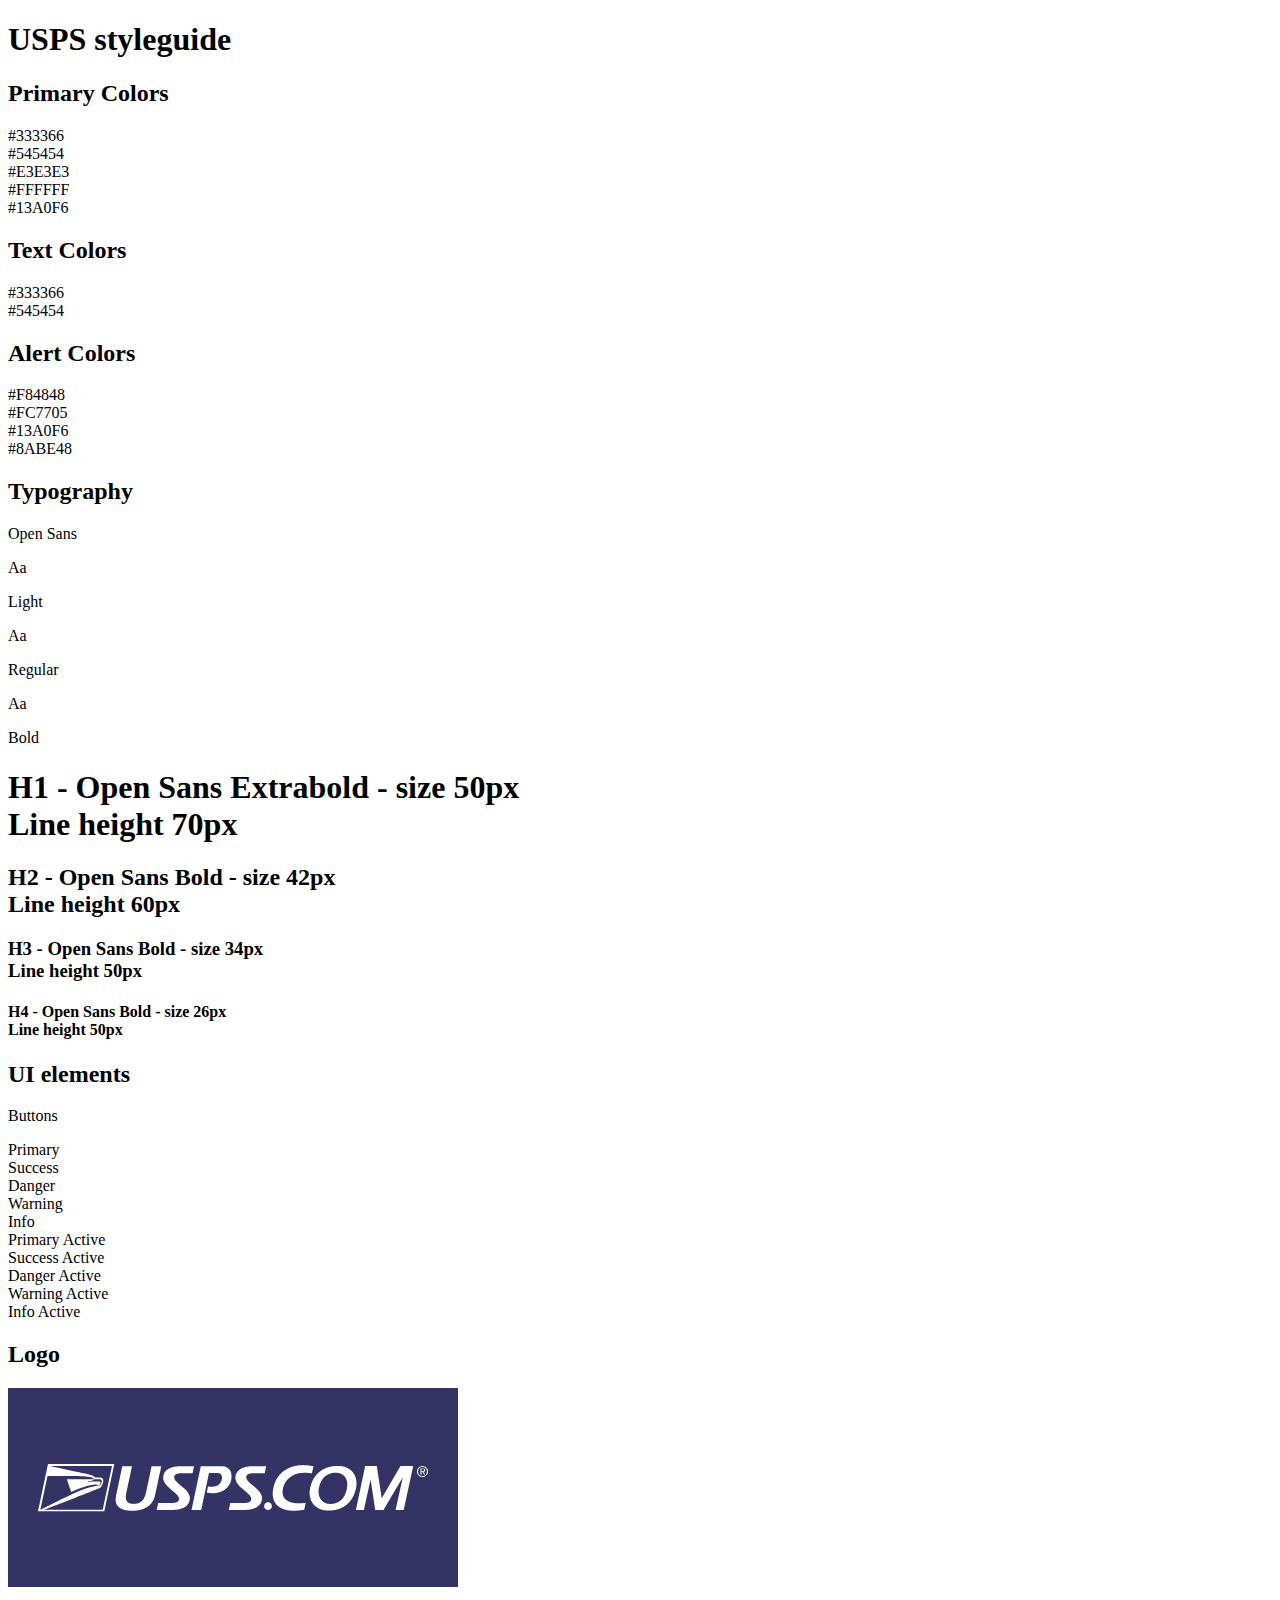
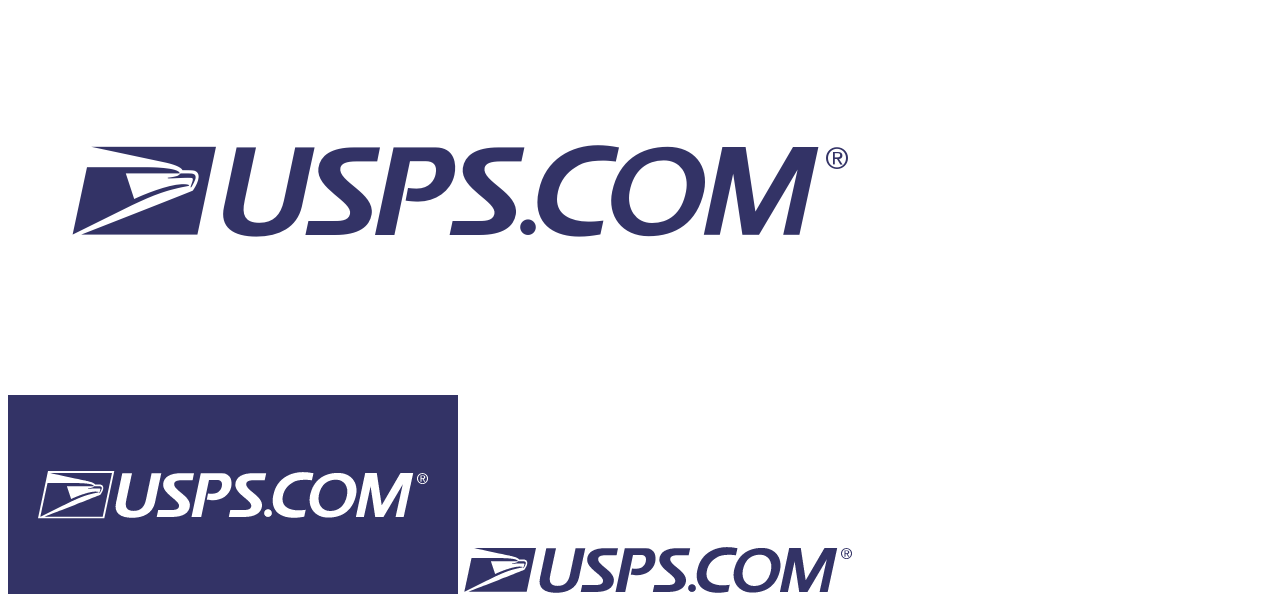
<file: 17/17.2/01_Containers_Structure/solved/index.html>
<!DOCTYPE html>
<html>
<head>
  <title>USPS Style Guide</title>
  <link href="css/style.css" rel="stylesheet" type="text/css">
</head>
<body>
<section class="header"></section>
<section class="colorPalette">
  <h1 id="pageTopic">USPS styleguide</h1>
  <h2 class="sectionHead">Primary Colors</h2>
  <div class="colorContainer">
    <div class="swatch darkBlue"></div>
    <div class="hexCode">#333366</div>
  </div>
  <div class="colorContainer">
    <div class="swatch darkGrey"></div>
    <div class="hexCode">#545454</div>
  </div>
  <div class="colorContainer">
    <div class="swatch lightGrey"></div>
    <div class="hexCode">#E3E3E3</div>
  </div>
  <div class="colorContainer">
    <div class="swatch white"></div>
    <div class="hexCode">#FFFFFF</div>
  </div>
  <div class="colorContainer">
    <div class="swatch lightBlue"></div>
    <div class="hexCode">#13A0F6</div>
  </div>

  <h2 class="sectionHead">Text Colors</h2>
  <div class="colorContainer">
    <div class="swatch darkBlue"></div>
    <div class="hexCode">#333366</div>
  </div>
  <div class="colorContainer">
    <div class="swatch darkGrey"></div>
    <div class="hexCode">#545454</div>
  </div>

  <h2 class="sectionHead">Alert Colors</h2>
  <div class="colorContainer">
    <div class="swatch red"></div>
    <div class="hexCode">#F84848</div>
  </div>
  <div class="colorContainer">
    <div class="swatch orange"></div>
    <div class="hexCode">#FC7705</div>
  </div>
  <div class="colorContainer">
    <div class="swatch lightBlue"></div>
    <div class="hexCode">#13A0F6</div>
  </div>
  <div class="colorContainer">
    <div class="swatch lightGreen"></div>
    <div class="hexCode">#8ABE48</div>
  </div>
</section>
<section class="typography">
  <h2 class="sectionHead">Typography</h2>
  <p>Open Sans</p>
  <div class="type_container">
  <p class="large light">Aa</p>
  <p>Light</p>
  </div>

  <div class="type_container">
  <p class="large regular">Aa</p>
  <p>Regular</p>
  </div>

  <div class="type_container">
  <p class="large bold">Aa</p>
  <p>Bold</p>
  </div>

  <h1>H1 - Open Sans Extrabold - size 50px <br>Line height 70px</h1>
  <h2>H2 - Open Sans Bold - size 42px <br>Line height 60px</h2>
  <h3>H3 - Open Sans Bold - size 34px <br>Line height 50px</h3>
  <h4>H4 - Open Sans Bold - size 26px <br>Line height 50px</h4>
</section>
<section class="uiElements">
    <h2 class="sectionHead">UI elements</h2>
    <p>Buttons</p>
    <div class="buttonContain">
      <div class="button primary">Primary</div>
      <div class="button success">Success</div>
      <div class="button danger">Danger</div>
      <div class="button warning">Warning</div>
      <div class="button info">Info</div>
    </div>
    <div class="buttonContain">
      <div class="button primaryActive">Primary Active</div>
      <div class="button successActive">Success Active</div>
      <div class="button dangerActive">Danger Active</div>
      <div class="button warningActive">Warning Active</div>
      <div class="button infoActive">Info Active</div>
    </div>
</section>
<section class="imagery">
<h2 class="sectionHead">Logo</h2>
<img src="images/Logo-dark.png">
<img src="images/Logo-light.png">
<img src="images/Logo-dark1.png">
<img src="images/Logo-light-1.png">
</section>
</body>
</html>
</file>
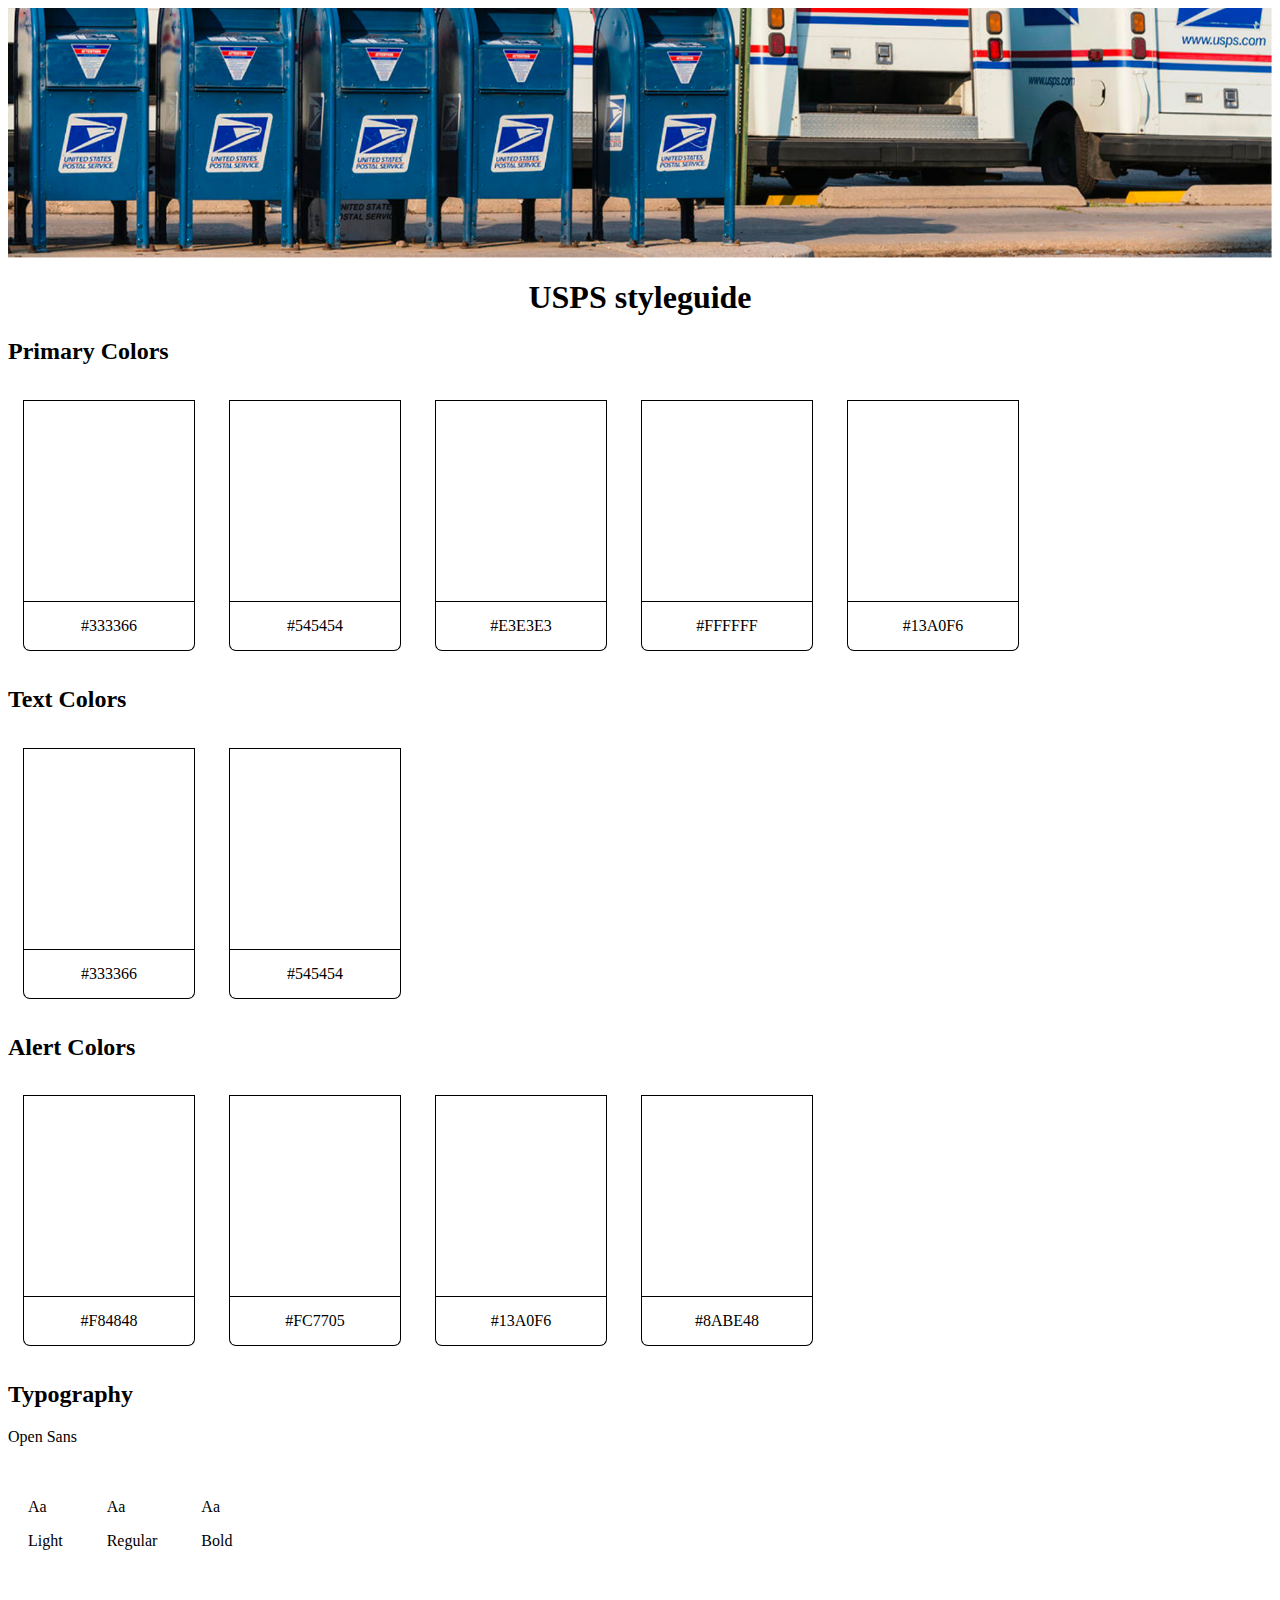
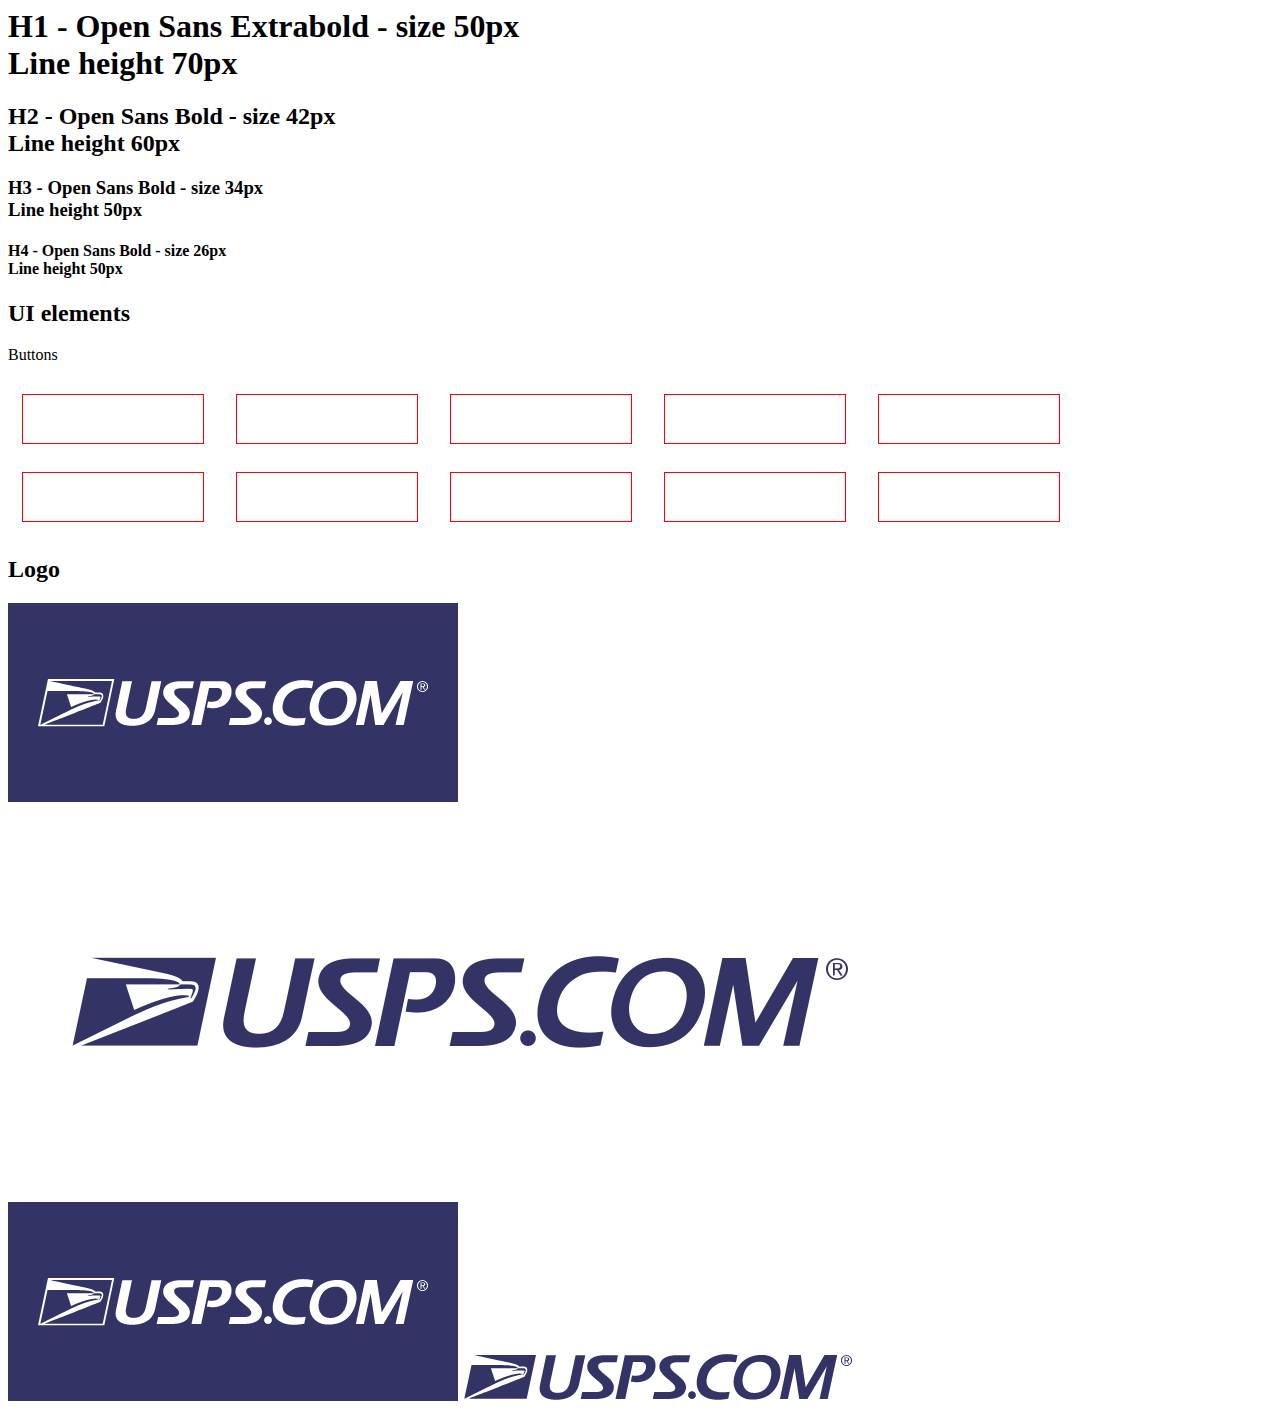
<file: 17/17.2/02_BoxModel/solved/index.html>
<html>
<head>
  <title>USPS Style Guide</title>
  <link href="css/style.css" rel="stylesheet" type="text/css">
</head>
<body>
<section class="header"></section>
<section class="colorPalette">
  <h1 id="pageTopic">USPS styleguide</h1>
  <h2 class="sectionHead">Primary Colors</h2>
  <div class="colorContainer">
    <div class="swatch darkBlue"></div>
    <div class="hexCode">#333366</div>
  </div>
  <div class="colorContainer">
    <div class="swatch darkGrey"></div>
    <div class="hexCode">#545454</div>
  </div>
  <div class="colorContainer">
    <div class="swatch lightGrey"></div>
    <div class="hexCode">#E3E3E3</div>
  </div>
  <div class="colorContainer">
    <div class="swatch white"></div>
    <div class="hexCode">#FFFFFF</div>
  </div>
  <div class="colorContainer">
    <div class="swatch lightBlue"></div>
    <div class="hexCode">#13A0F6</div>
  </div>

  <h2 class="sectionHead">Text Colors</h2>
  <div class="colorContainer">
    <div class="swatch darkBlue"></div>
    <div class="hexCode">#333366</div>
  </div>
  <div class="colorContainer">
    <div class="swatch darkGrey"></div>
    <div class="hexCode">#545454</div>
  </div>

  <h2 class="sectionHead">Alert Colors</h2>
  <div class="colorContainer">
    <div class="swatch red"></div>
    <div class="hexCode">#F84848</div>
  </div>
  <div class="colorContainer">
    <div class="swatch orange"></div>
    <div class="hexCode">#FC7705</div>
  </div>
  <div class="colorContainer">
    <div class="swatch lightBlue"></div>
    <div class="hexCode">#13A0F6</div>
  </div>
  <div class="colorContainer">
    <div class="swatch lightGreen"></div>
    <div class="hexCode">#8ABE48</div>
  </div>
</section>
<section class="typography">
  <h2 class="sectionHead">Typography</h2>
  <p>Open Sans</p>
  <div class="type_container">
  <p class="large light">Aa</p>
  <p>Light</p>
  </div>

  <div class="type_container">
  <p class="large regular">Aa</p>
  <p>Regular</p>
  </div>

  <div class="type_container">
  <p class="large bold">Aa</p>
  <p>Bold</p>
  </div>

  <h1>H1 - Open Sans Extrabold - size 50px <br>Line height 70px</h1>
  <h2>H2 - Open Sans Bold - size 42px <br>Line height 60px</h2>
  <h3>H3 - Open Sans Bold - size 34px <br>Line height 50px</h3>
  <h4>H4 - Open Sans Bold - size 26px <br>Line height 50px</h4>
</section>
<section class="uiElements">
    <h2 class="sectionHead">UI elements</h2>
    <p>Buttons</p>
    <div class="buttonContain">
      <div class="button primary">Primary</div>
      <div class="button success">Success</div>
      <div class="button danger">Danger</div>
      <div class="button warning">Warning</div>
      <div class="button info">Info</div>
    </div>
    <div class="buttonContain">
      <div class="button primaryActive">Primary Active</div>
      <div class="button successActive">Success Active</div>
      <div class="button dangerActive">Danger Active</div>
      <div class="button warningActive">Warning Active</div>
      <div class="button infoActive">Info Active</div>
    </div>
</section>
<section class="imagery">
<h2 class="sectionHead">Logo</h2>
<img src="images/Logo-dark.png">
<img src="images/Logo-light.png">
<img src="images/Logo-dark1.png">
<img src="images/Logo-light-1.png">
</section>
</body>
</html>
</file>
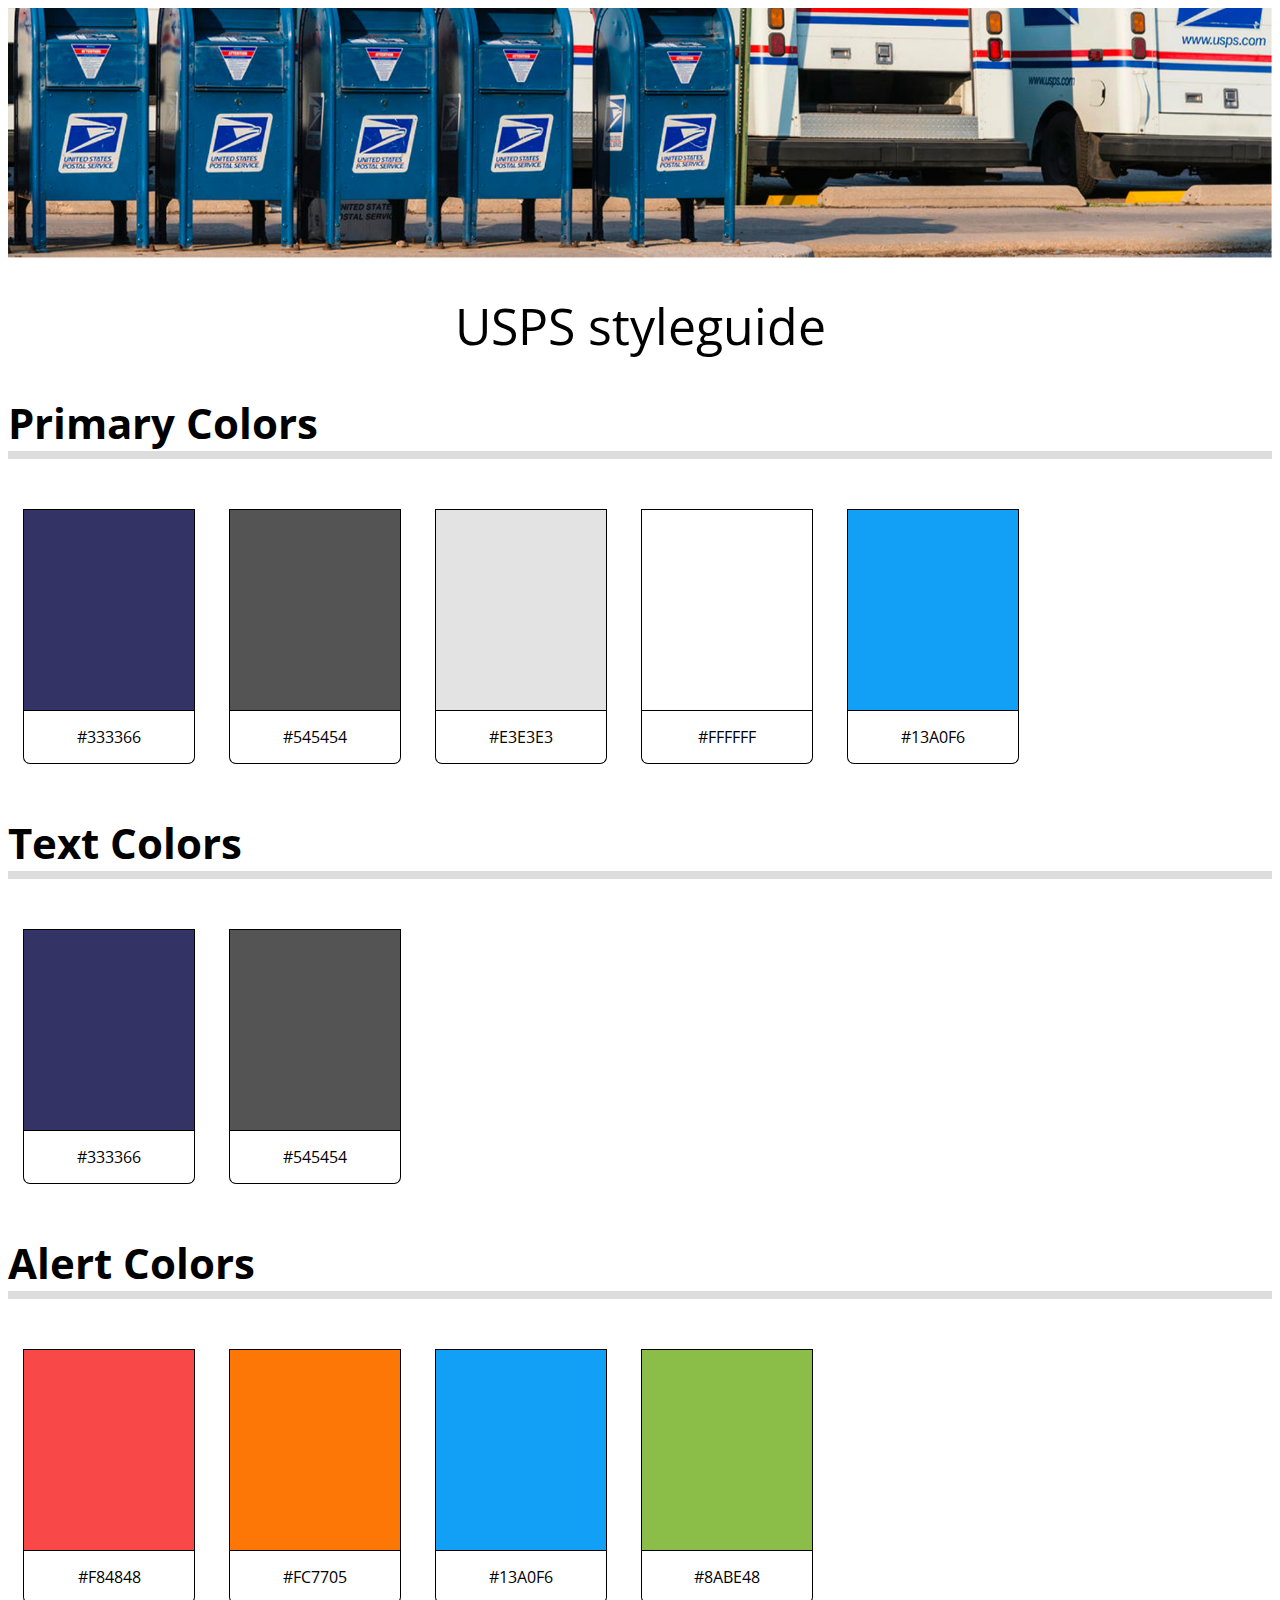
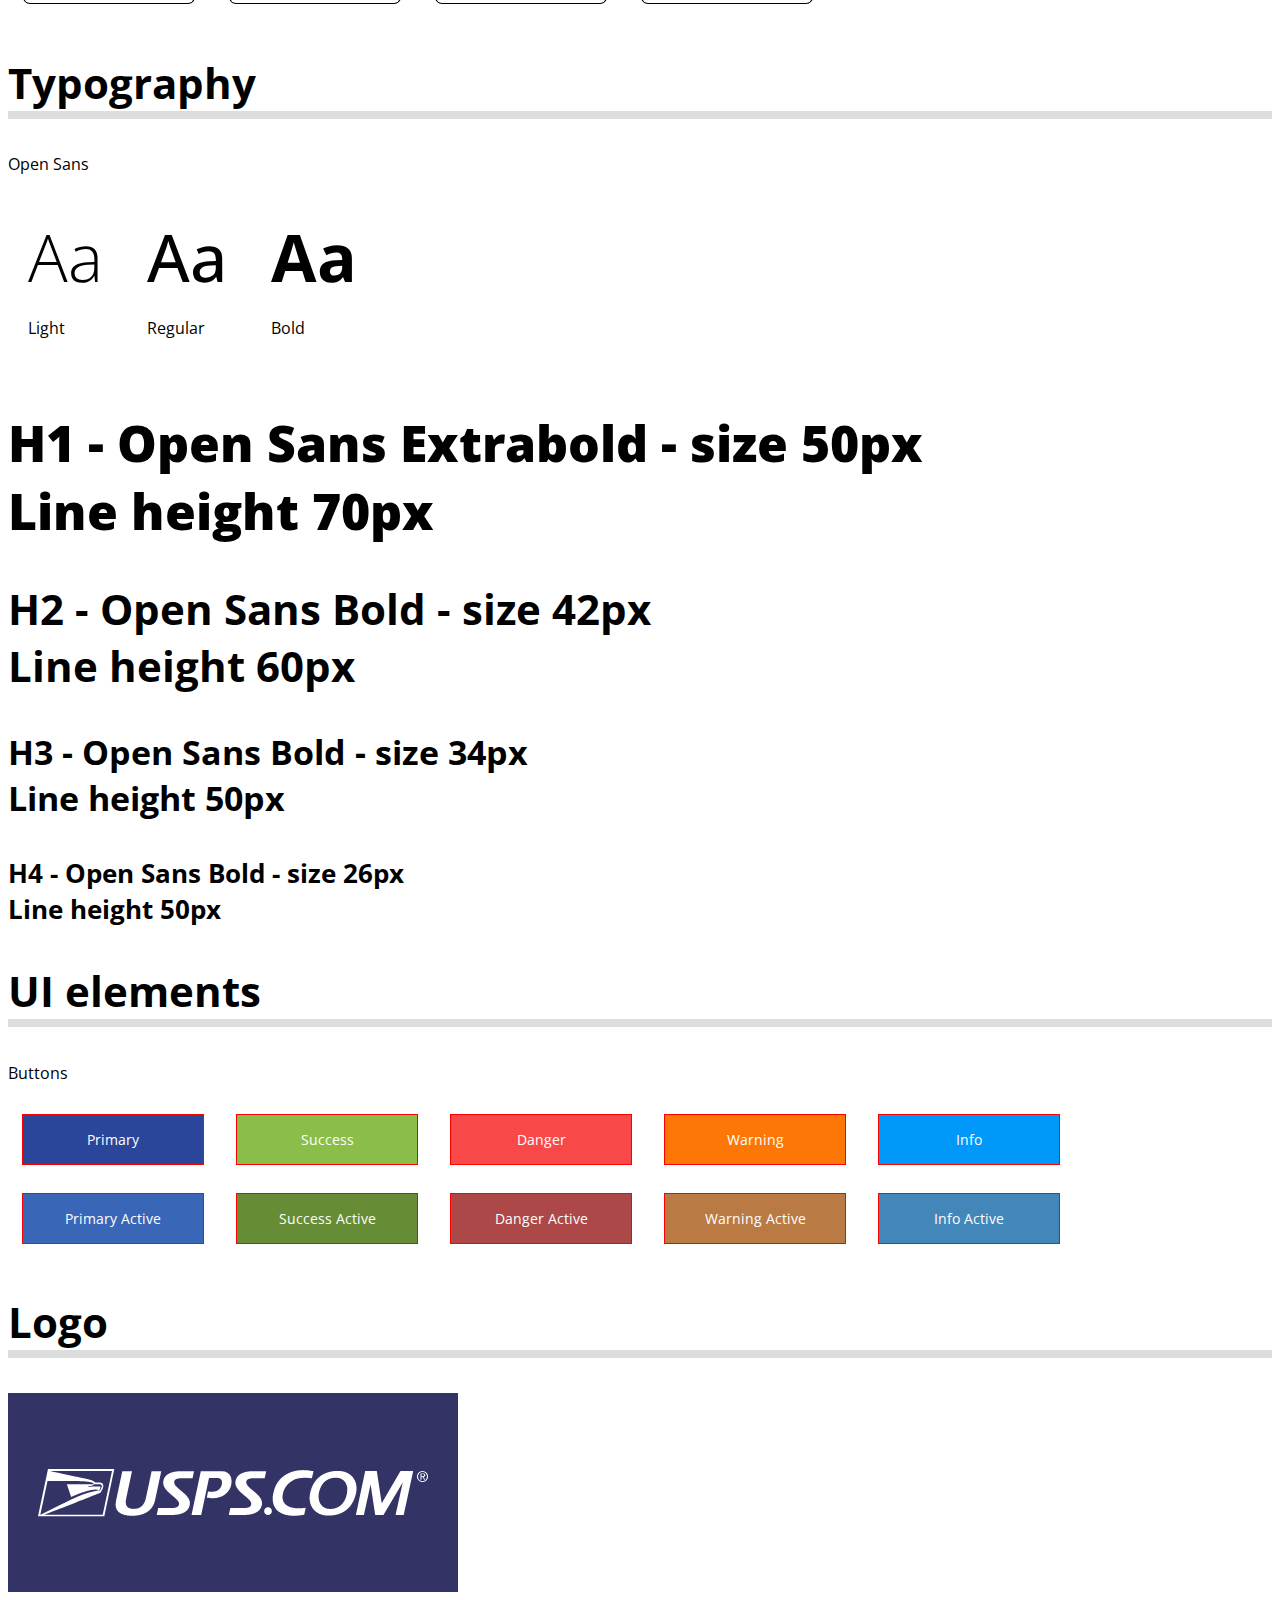
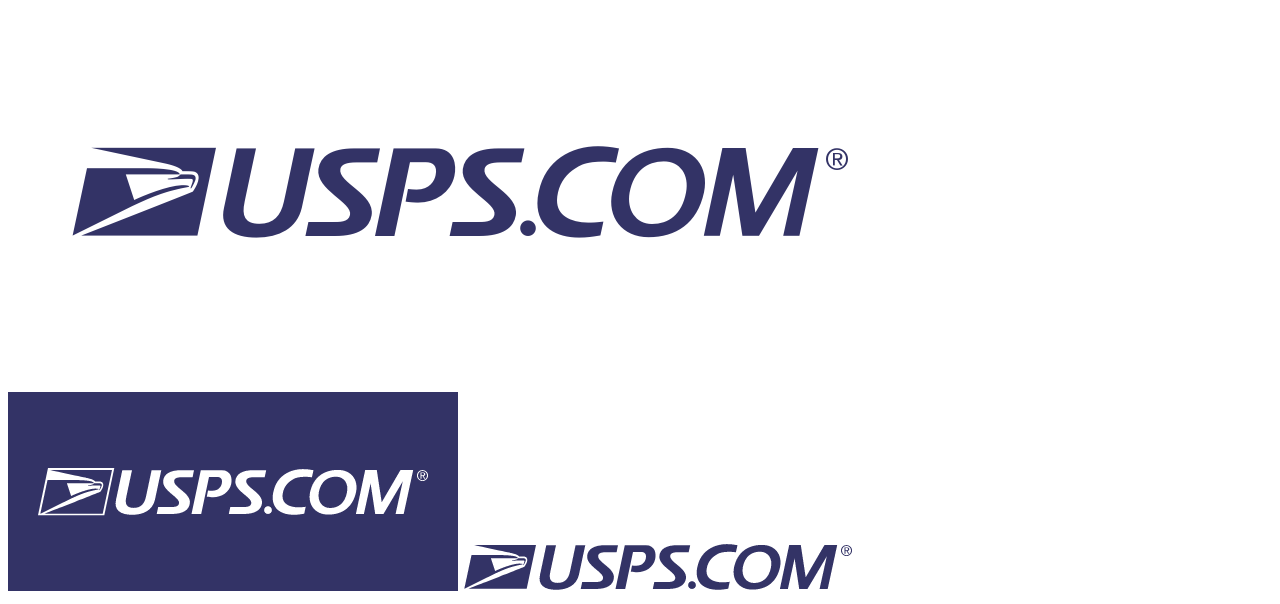
<file: 17/17.2/02_BoxModel/unsolved/index.html>
<html>
<head>
  <title>USPS Style Guide</title>
  <link href="https://fonts.googleapis.com/css?family=Open+Sans&display=swap" rel="stylesheet">
  <link href="css/style.css" rel="stylesheet" type="text/css">
</head>
<body>
<section class="header"></section>
<section class="colorPalette">
  <h1 id="pageTopic">USPS styleguide</h1>
  <h2 class="sectionHead">Primary Colors</h2>
  <div class="colorContainer">
    <div class="swatch darkBlue"></div>
    <div class="hexCode">#333366</div>
  </div>
  <div class="colorContainer">
    <div class="swatch darkGrey"></div>
    <div class="hexCode">#545454</div>
  </div>
  <div class="colorContainer">
    <div class="swatch lightGrey"></div>
    <div class="hexCode">#E3E3E3</div>
  </div>
  <div class="colorContainer">
    <div class="swatch white"></div>
    <div class="hexCode">#FFFFFF</div>
  </div>
  <div class="colorContainer">
    <div class="swatch lightBlue"></div>
    <div class="hexCode">#13A0F6</div>
  </div>

  <h2 class="sectionHead">Text Colors</h2>
  <div class="colorContainer">
    <div class="swatch darkBlue"></div>
    <div class="hexCode">#333366</div>
  </div>
  <div class="colorContainer">
    <div class="swatch darkGrey"></div>
    <div class="hexCode">#545454</div>
  </div>

  <h2 class="sectionHead">Alert Colors</h2>
  <div class="colorContainer">
    <div class="swatch red"></div>
    <div class="hexCode">#F84848</div>
  </div>
  <div class="colorContainer">
    <div class="swatch orange"></div>
    <div class="hexCode">#FC7705</div>
  </div>
  <div class="colorContainer">
    <div class="swatch lightBlue"></div>
    <div class="hexCode">#13A0F6</div>
  </div>
  <div class="colorContainer">
    <div class="swatch lightGreen"></div>
    <div class="hexCode">#8ABE48</div>
  </div>
</section>
<section class="typography">
  <h2 class="sectionHead">Typography</h2>
  <p>Open Sans</p>
  <div class="type_container">
  <p class="large light">Aa</p>
  <p>Light</p>
  </div>

  <div class="type_container">
  <p class="large regular">Aa</p>
  <p>Regular</p>
  </div>

  <div class="type_container">
  <p class="large bold">Aa</p>
  <p>Bold</p>
  </div>

  <h1>H1 - Open Sans Extrabold - size 50px <br>Line height 70px</h1>
  <h2>H2 - Open Sans Bold - size 42px <br>Line height 60px</h2>
  <h3>H3 - Open Sans Bold - size 34px <br>Line height 50px</h3>
  <h4>H4 - Open Sans Bold - size 26px <br>Line height 50px</h4>
</section>
<section class="uiElements">
    <h2 class="sectionHead">UI elements</h2>
    <p>Buttons</p>
    <div class="buttonContain">
      <div class="button primary">Primary</div>
      <div class="button success">Success</div>
      <div class="button danger">Danger</div>
      <div class="button warning">Warning</div>
      <div class="button info">Info</div>
    </div>
    <div class="buttonContain">
      <div class="button primaryActive">Primary Active</div>
      <div class="button successActive">Success Active</div>
      <div class="button dangerActive">Danger Active</div>
      <div class="button warningActive">Warning Active</div>
      <div class="button infoActive">Info Active</div>
    </div>
</section>
<section class="imagery">
<h2 class="sectionHead">Logo</h2>
<img src="images/Logo-dark.png">
<img src="images/Logo-light.png">
<img src="images/Logo-dark1.png">
<img src="images/Logo-light-1.png">
</section>
</body>
</html>
</file>
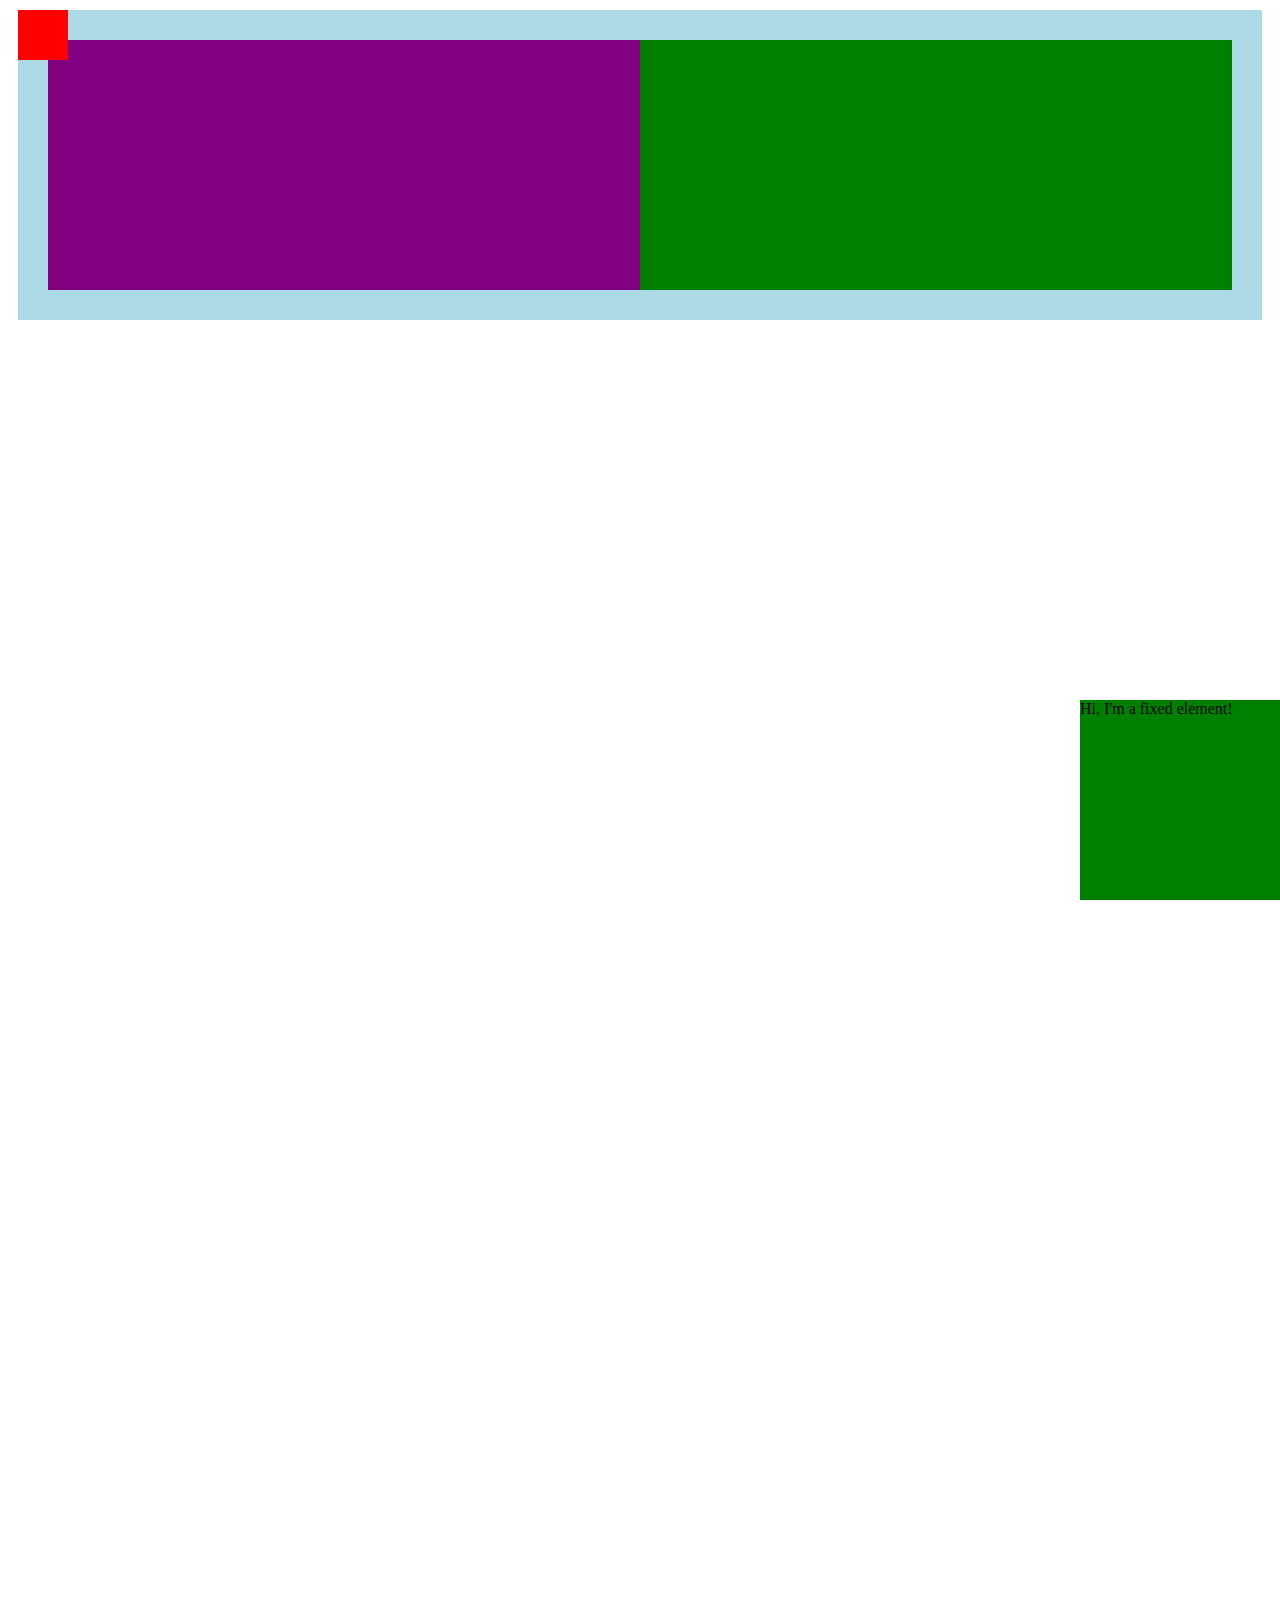
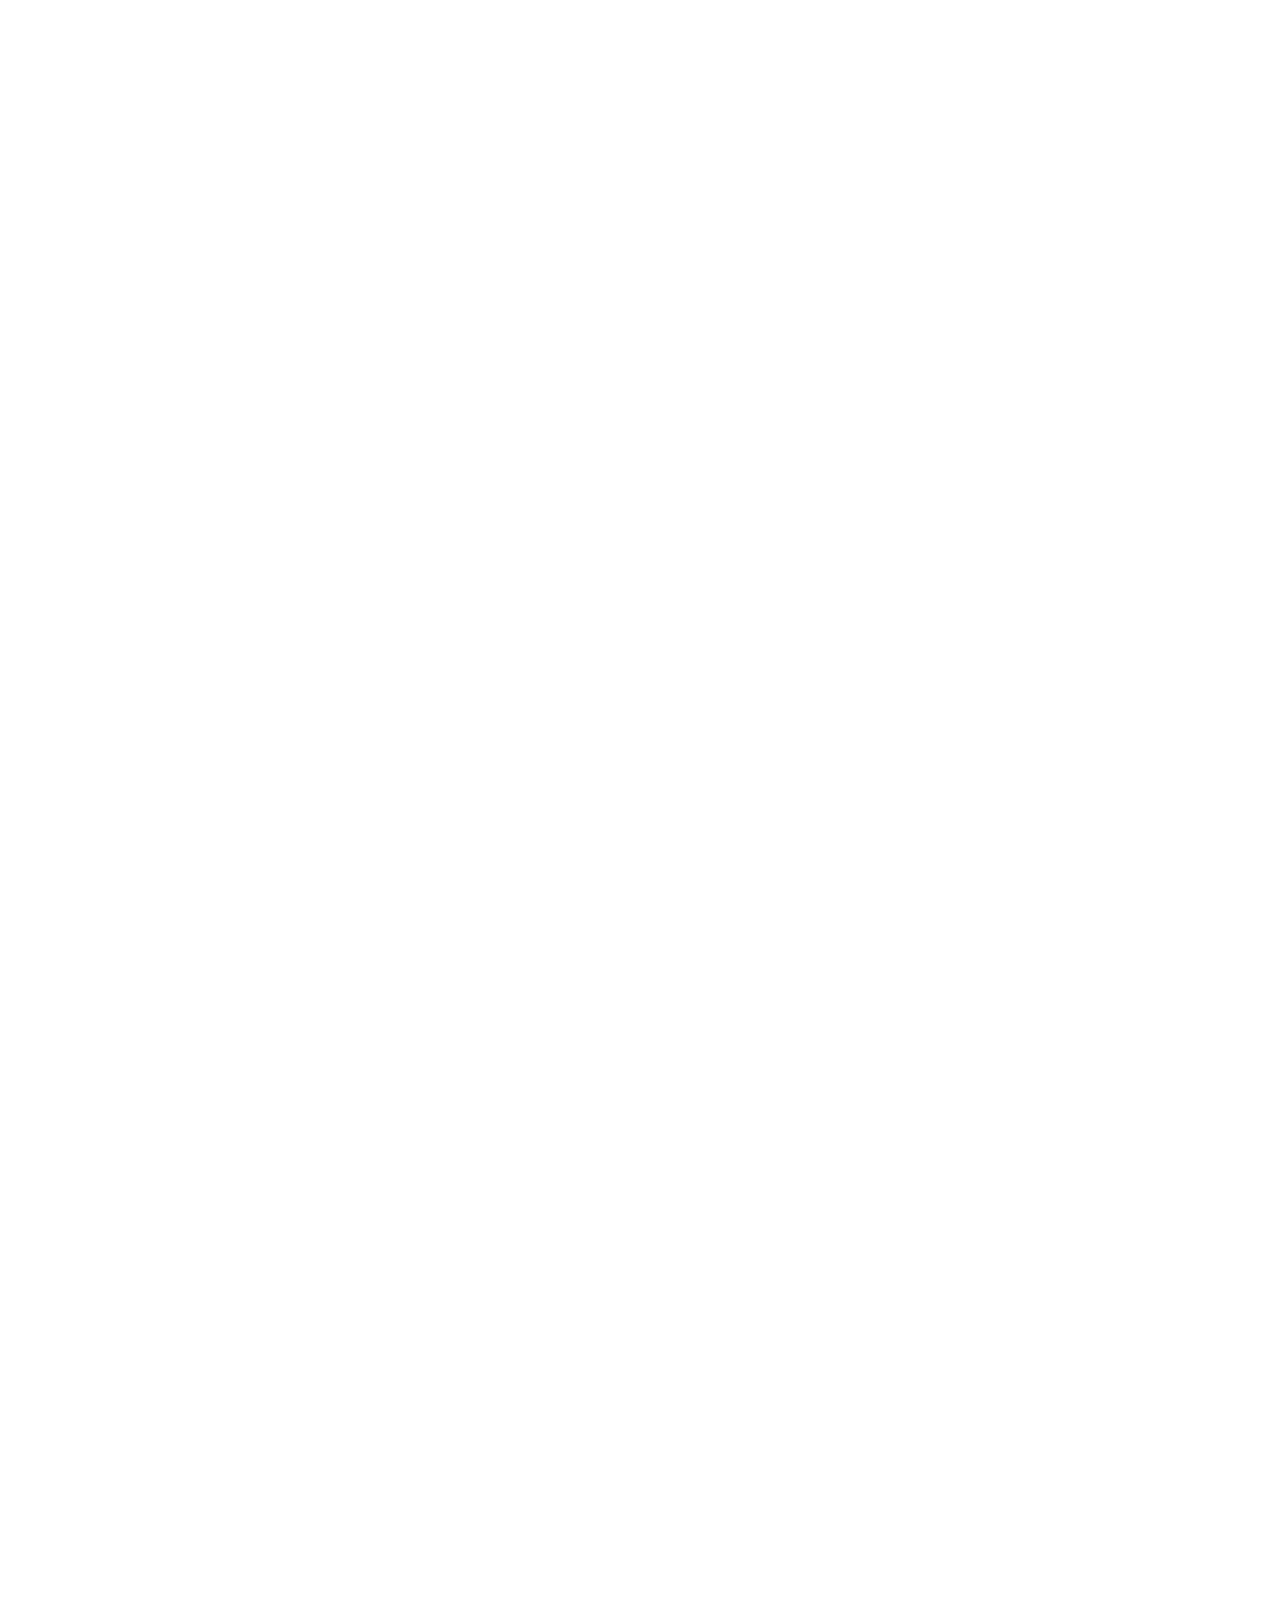
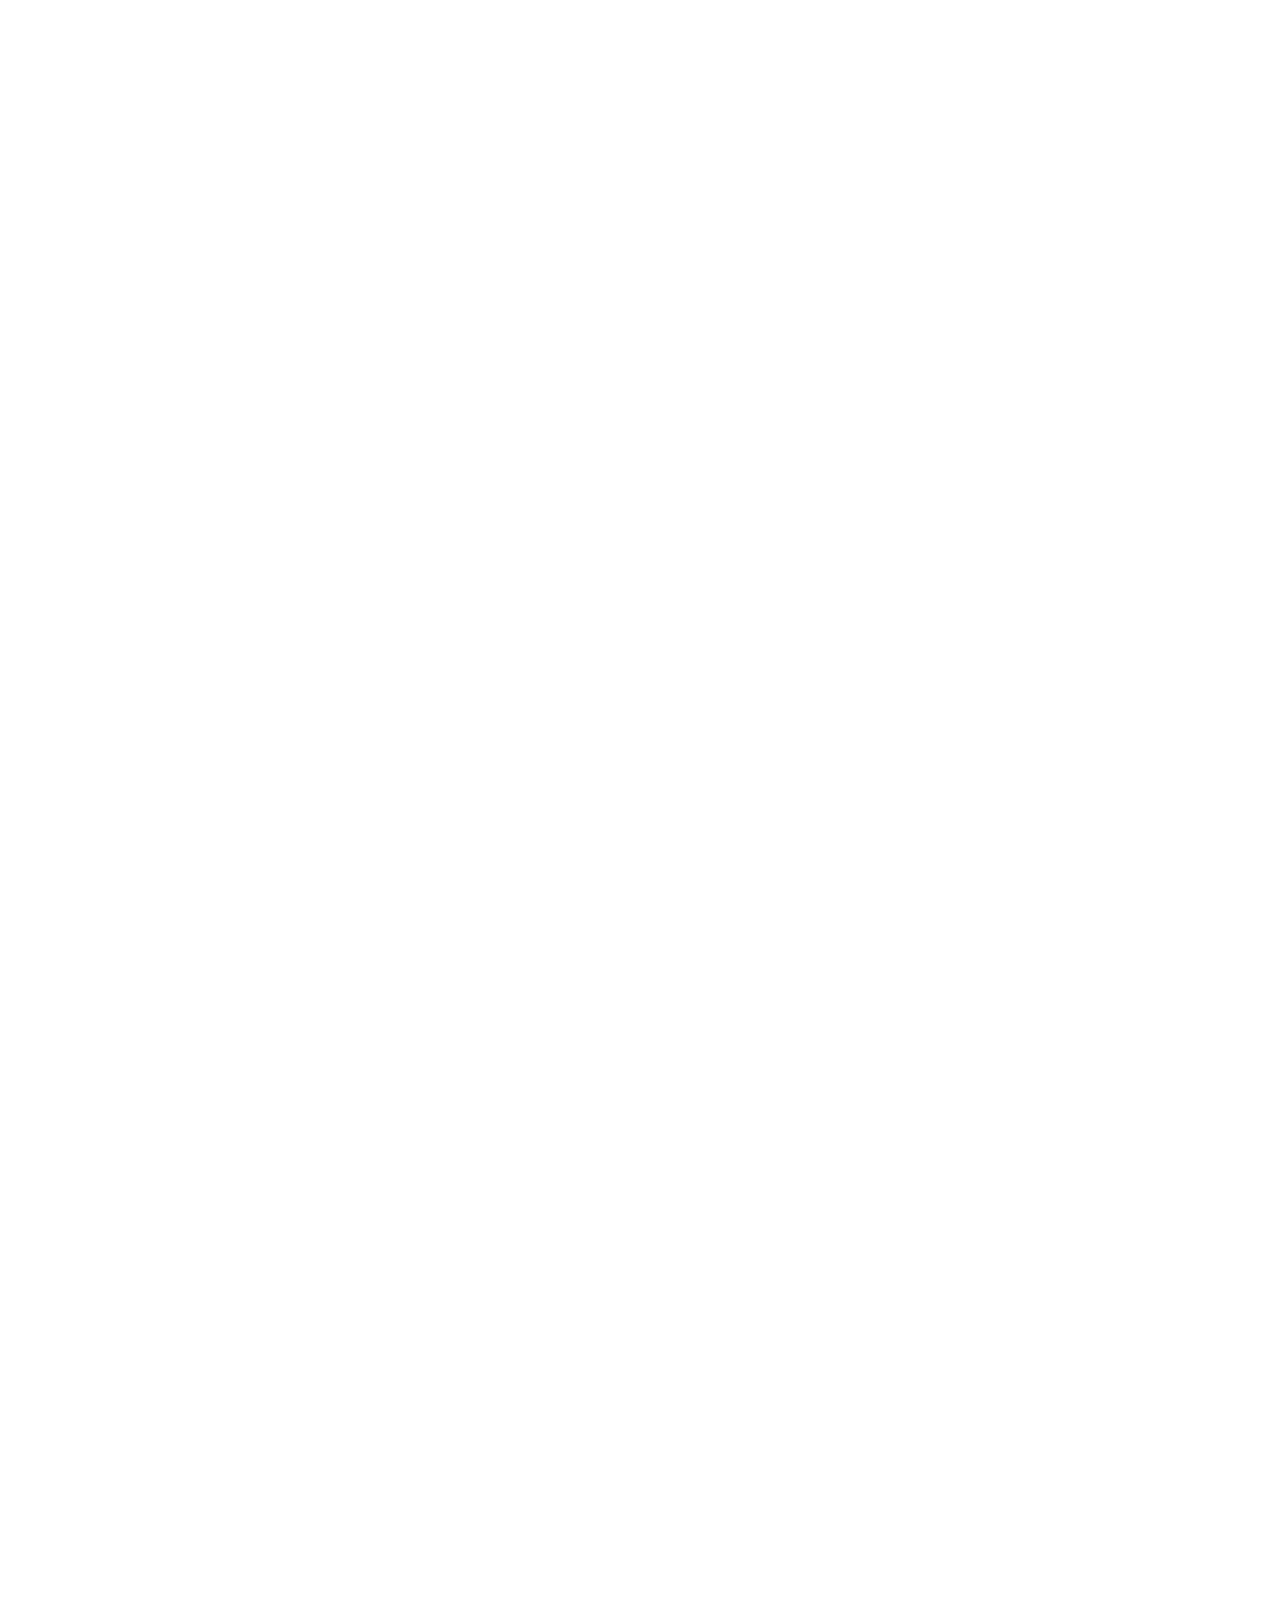
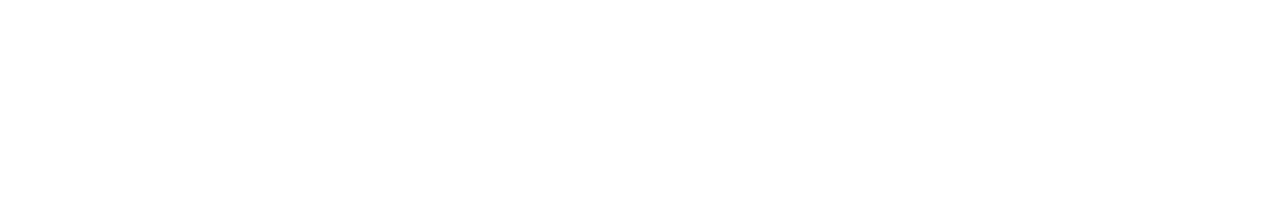
<file: 17/17.3/02_Positioning_Relative_Absolute/solved/index.html>
<!DOCTYPE html>
<html>
<head>
  <link href="css/index.css" type="text/css" rel="stylesheet">
</head>
<body>
  <section class="relative">
    <div class="left">
      <div class="absolute">
      </div>
    </div>
    <div class="right">
    </div>
  </section>

<div class="fixed">
  Hi, I'm a fixed element!
</div>
</body>
</html>
</file>
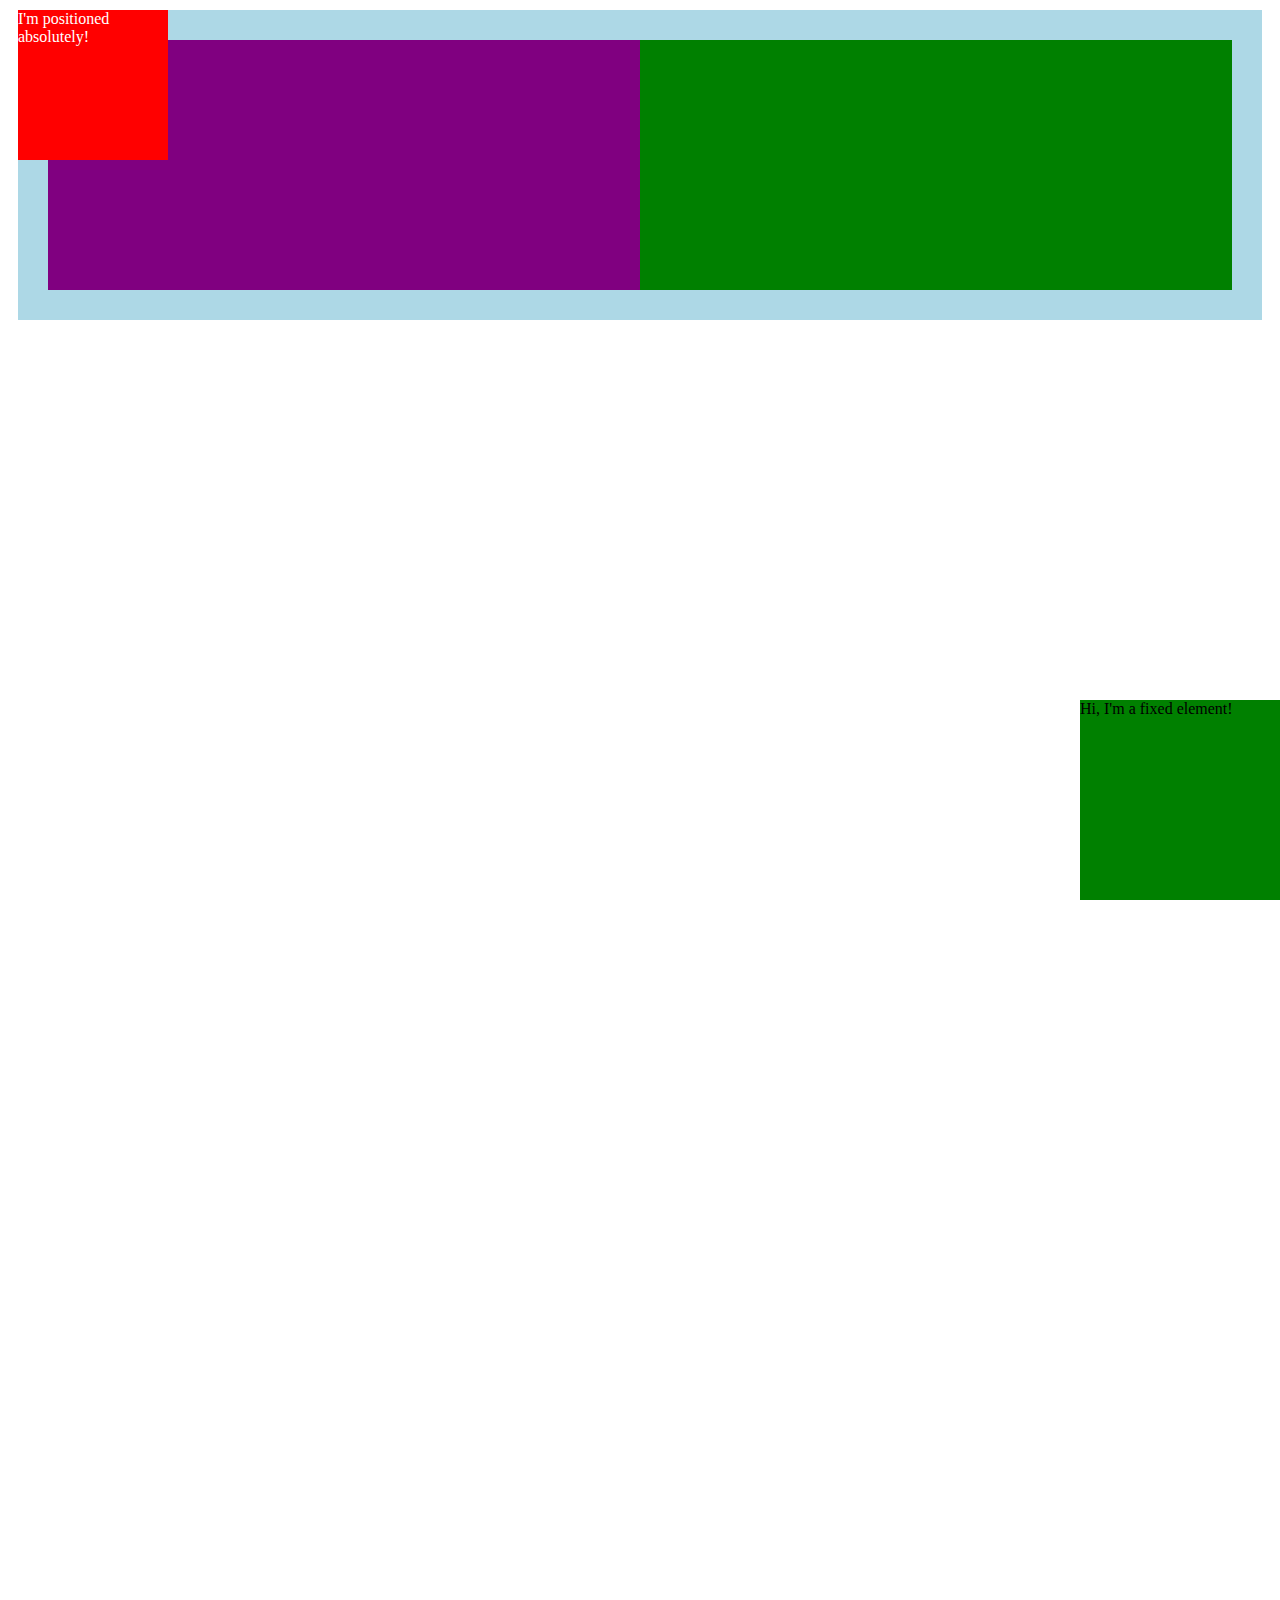
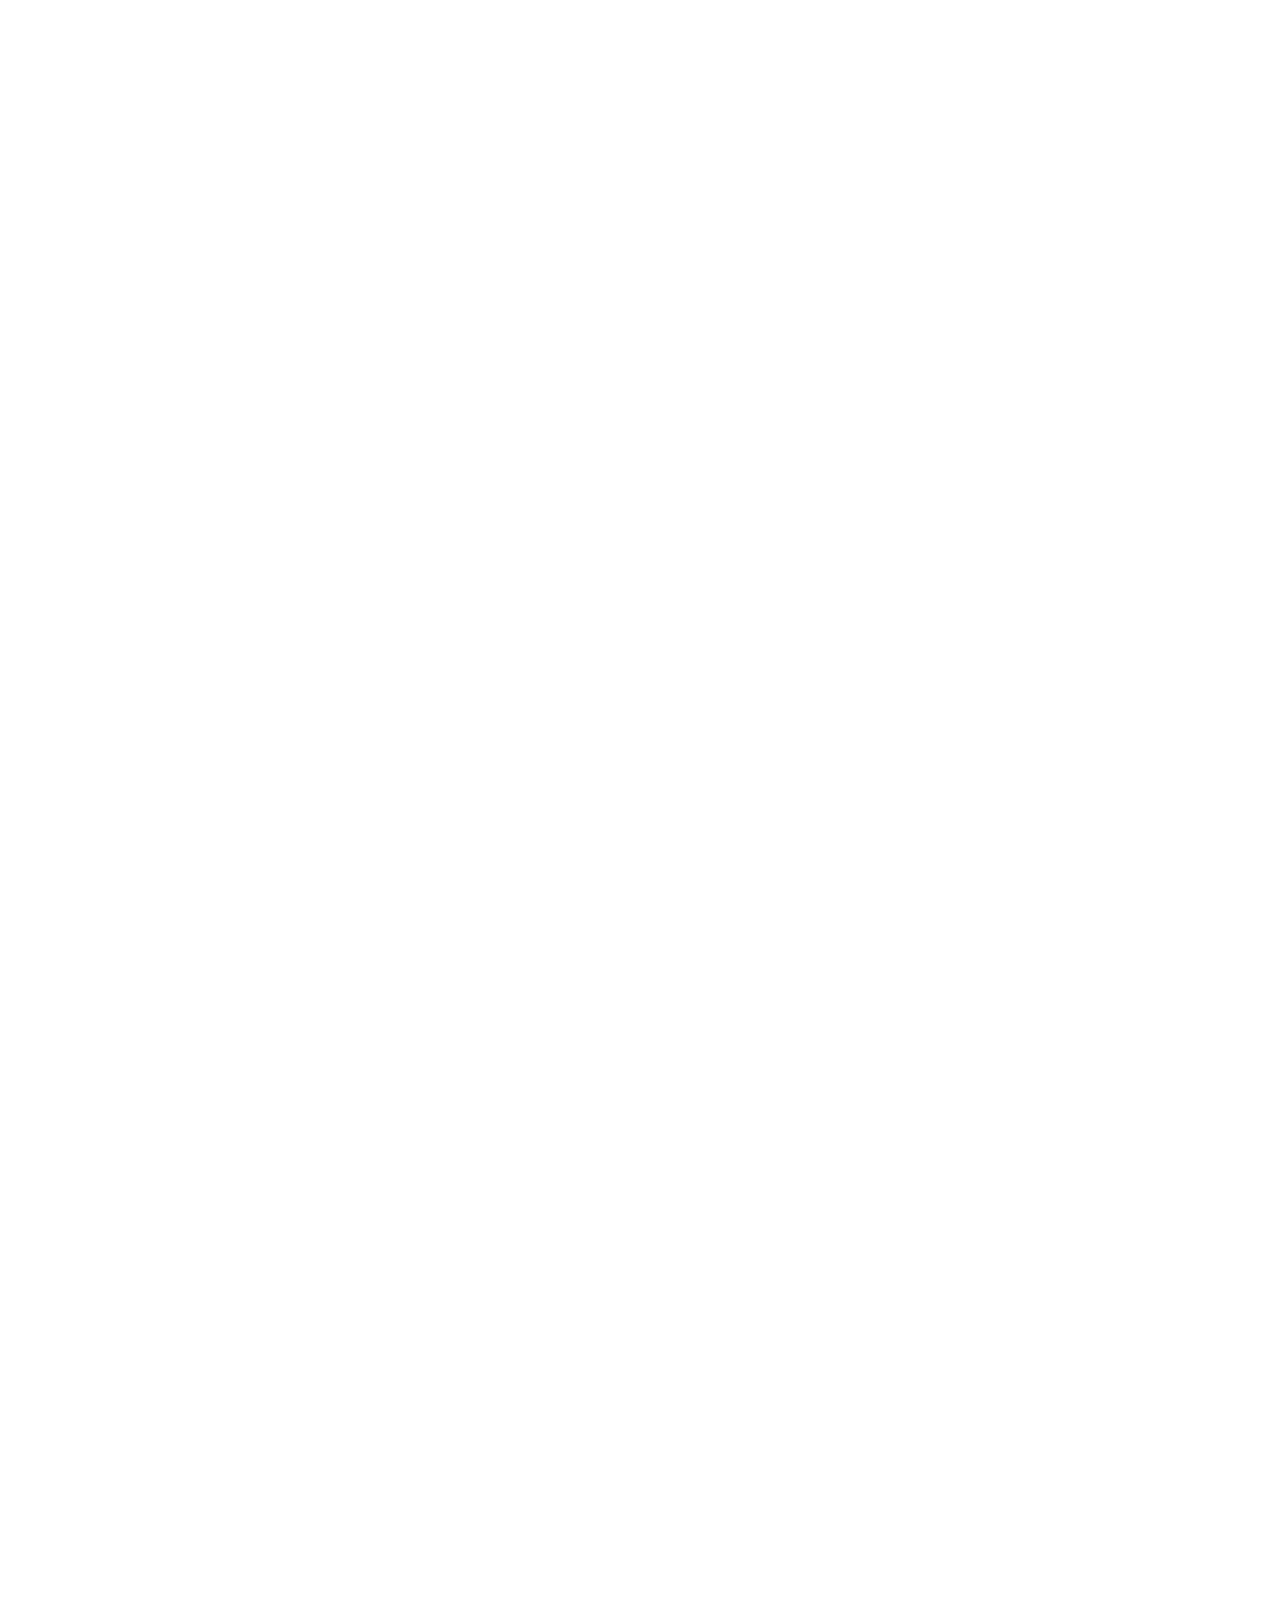
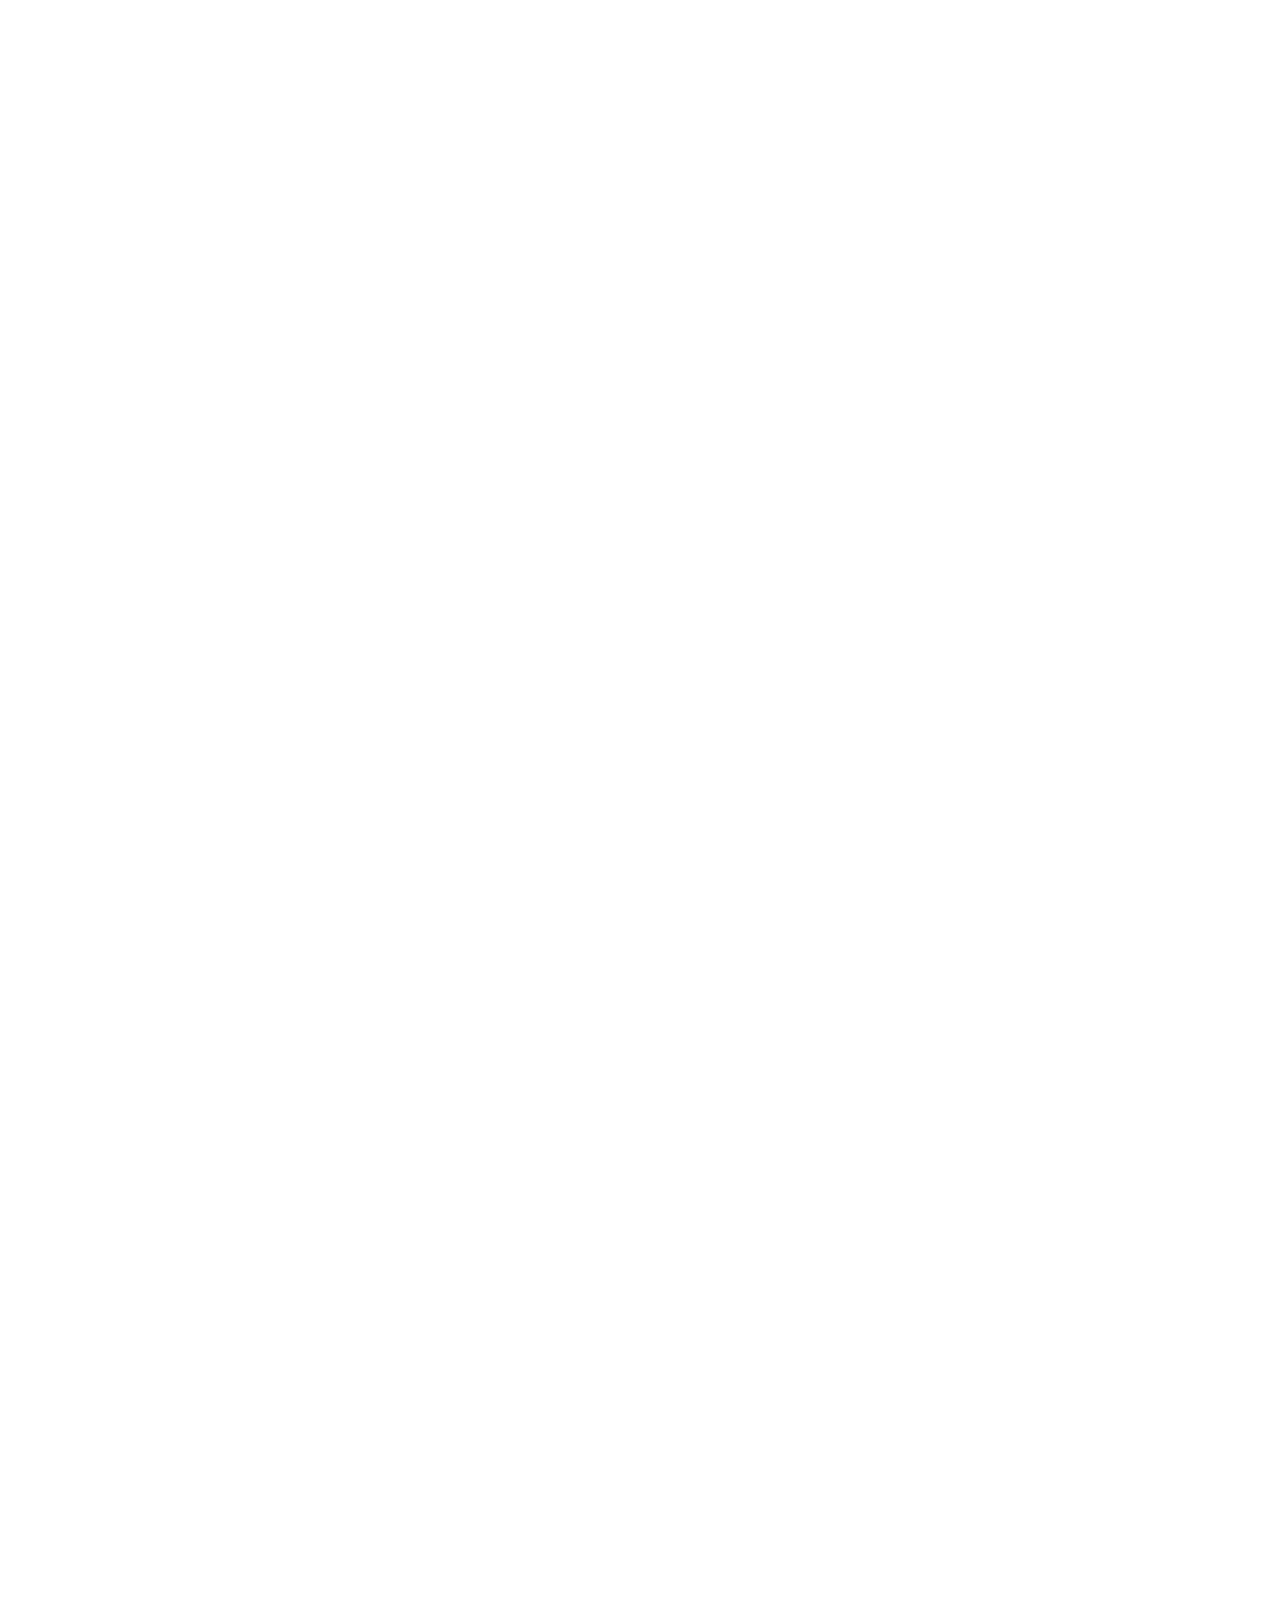
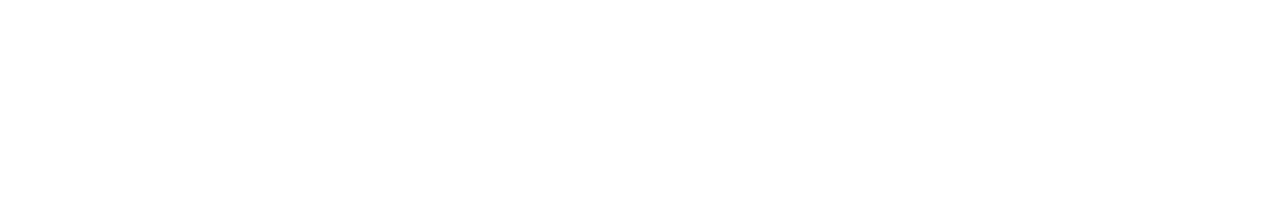
<file: 17/17.3/02_Positioning_Relative_Absolute/unsolved/index.html>
<!DOCTYPE html>
<html>
<head>
  <link href="css/index.css" type="text/css" rel="stylesheet">
</head>
<body>
  <section class="relative">
    <div class="left">
      <div class="absolute">
        I'm positioned absolutely!
      </div>
    </div>
    <div class="right">
    </div>
  </section>

<div class="fixed">
  Hi, I'm a fixed element!
</div>
</body>
</html>
</file>
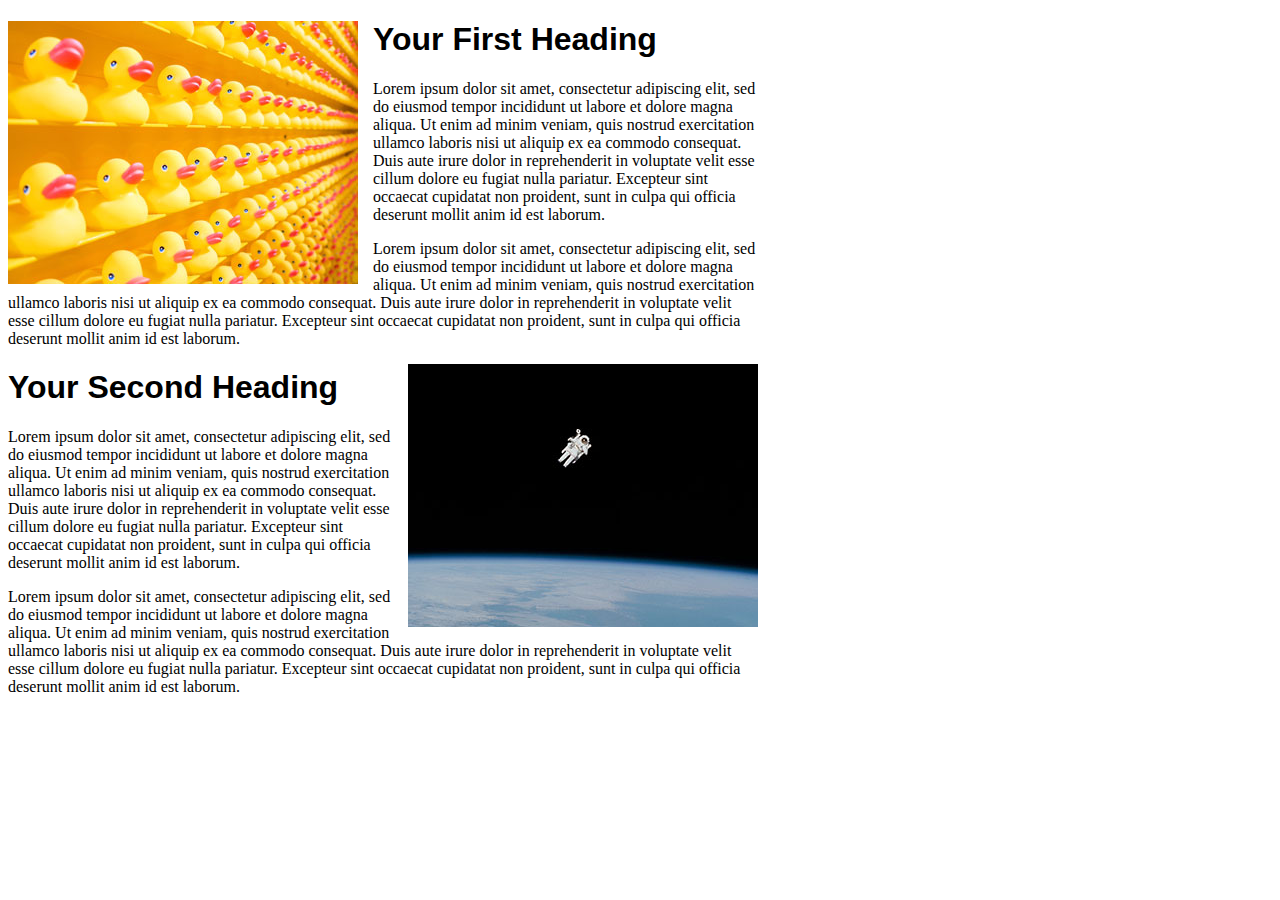
<file: 17/17.3/01_Positioning_Elements/1_floats/solved/index.html>
<!DOCTYPE html>
<html>
<head>
  <link href="css/index.css" type="text/css" rel="stylesheet">
</head>
<body>
  <div class="separator">
    <img src="images/rubberDucky.jpg" class="left">
    <h1>Your First Heading</h1>
    <p>
      Lorem ipsum dolor sit amet, consectetur adipiscing elit, sed do eiusmod tempor incididunt ut labore et dolore magna aliqua. Ut enim ad minim veniam, quis nostrud exercitation ullamco laboris nisi ut aliquip ex ea commodo consequat. Duis aute irure dolor in reprehenderit in voluptate velit esse cillum dolore eu fugiat nulla pariatur. Excepteur sint occaecat cupidatat non proident, sunt in culpa qui officia deserunt mollit anim id est laborum.
    </p>
    <p>
      Lorem ipsum dolor sit amet, consectetur adipiscing elit, sed do eiusmod tempor incididunt ut labore et dolore magna aliqua. Ut enim ad minim veniam, quis nostrud exercitation ullamco laboris nisi ut aliquip ex ea commodo consequat. Duis aute irure dolor in reprehenderit in voluptate velit esse cillum dolore eu fugiat nulla pariatur. Excepteur sint occaecat cupidatat non proident, sunt in culpa qui officia deserunt mollit anim id est laborum.
    </p>
    <img src="images/space.jpg" class="right">
    <h1>Your Second Heading</h1>
    <p>
      Lorem ipsum dolor sit amet, consectetur adipiscing elit, sed do eiusmod tempor incididunt ut labore et dolore magna aliqua. Ut enim ad minim veniam, quis nostrud exercitation ullamco laboris nisi ut aliquip ex ea commodo consequat. Duis aute irure dolor in reprehenderit in voluptate velit esse cillum dolore eu fugiat nulla pariatur. Excepteur sint occaecat cupidatat non proident, sunt in culpa qui officia deserunt mollit anim id est laborum.
    </p>
    <p>
      Lorem ipsum dolor sit amet, consectetur adipiscing elit, sed do eiusmod tempor incididunt ut labore et dolore magna aliqua.

      Ut enim ad minim veniam, quis nostrud exercitation ullamco laboris nisi ut aliquip ex ea commodo consequat. Duis aute irure dolor in reprehenderit in voluptate velit esse cillum dolore eu fugiat nulla pariatur.

      Excepteur sint occaecat cupidatat non proident, sunt in culpa qui officia deserunt mollit anim id est laborum.
    </p>

  </div>
</body>
</html>
</file>
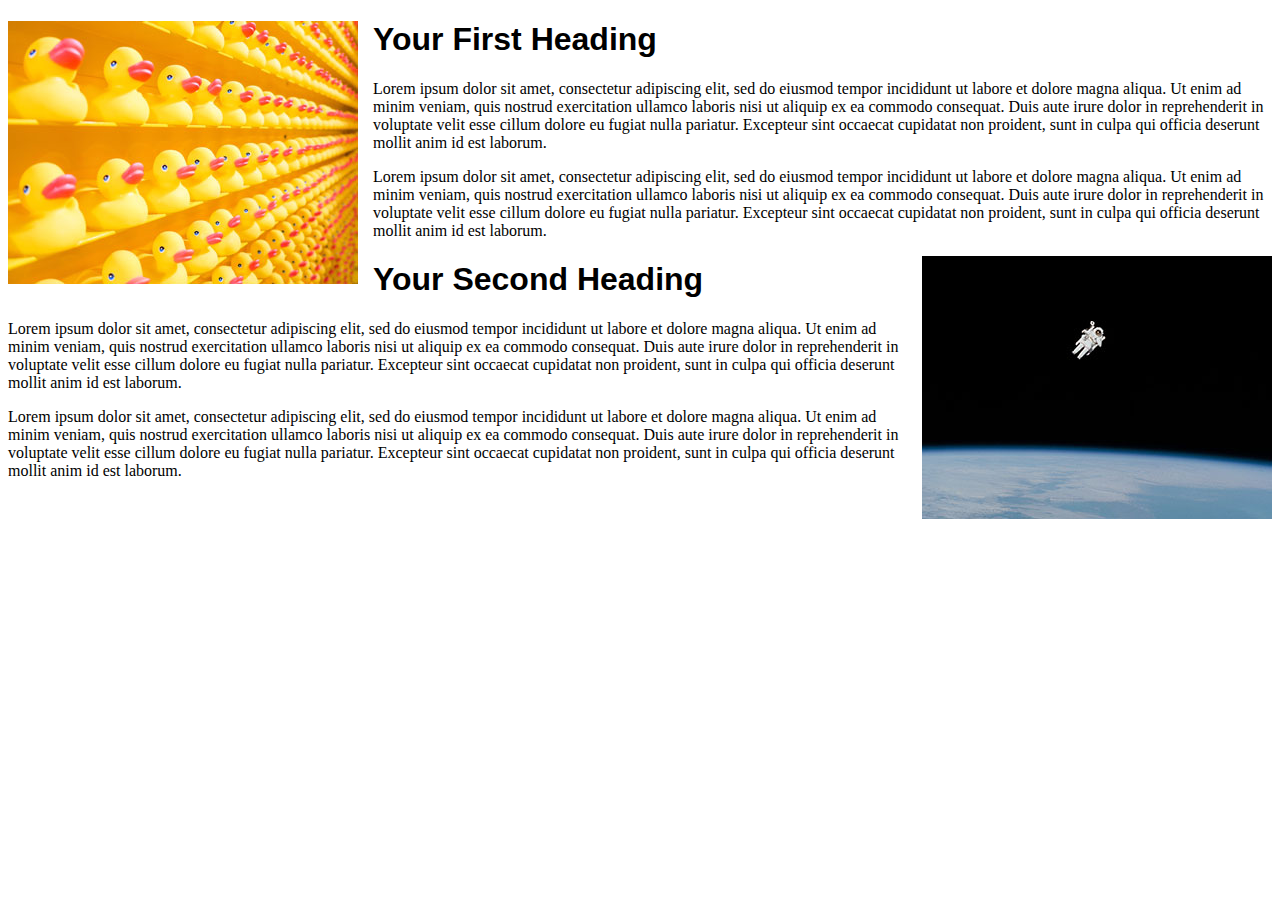
<file: 17/17.3/01_Positioning_Elements/1_floats/unsolved/index.html>
<!DOCTYPE html> 
<html>
<head> 
  <link href="css/index.css" type="text/css" rel="stylesheet">
</head>
<body>
  <div class="separator">
    <img src="images/rubberDucky.jpg" class="left">
    <h1>Your First Heading</h1>
    <p>
      Lorem ipsum dolor sit amet, consectetur adipiscing elit, sed do eiusmod tempor incididunt ut labore et dolore magna aliqua. Ut enim ad minim veniam, quis nostrud exercitation ullamco laboris nisi ut aliquip ex ea commodo consequat. Duis aute irure dolor in reprehenderit in voluptate velit esse cillum dolore eu fugiat nulla pariatur. Excepteur sint occaecat cupidatat non proident, sunt in culpa qui officia deserunt mollit anim id est laborum.
    </p>
    <p>
      Lorem ipsum dolor sit amet, consectetur adipiscing elit, sed do eiusmod tempor incididunt ut labore et dolore magna aliqua. Ut enim ad minim veniam, quis nostrud exercitation ullamco laboris nisi ut aliquip ex ea commodo consequat. Duis aute irure dolor in reprehenderit in voluptate velit esse cillum dolore eu fugiat nulla pariatur. Excepteur sint occaecat cupidatat non proident, sunt in culpa qui officia deserunt mollit anim id est laborum.
    </p>
    <img src="images/space.jpg" class="right">
    <h1>Your Second Heading</h1>
    <p>
      Lorem ipsum dolor sit amet, consectetur adipiscing elit, sed do eiusmod tempor incididunt ut labore et dolore magna aliqua. Ut enim ad minim veniam, quis nostrud exercitation ullamco laboris nisi ut aliquip ex ea commodo consequat. Duis aute irure dolor in reprehenderit in voluptate velit esse cillum dolore eu fugiat nulla pariatur. Excepteur sint occaecat cupidatat non proident, sunt in culpa qui officia deserunt mollit anim id est laborum.
    </p>
    <p>
      Lorem ipsum dolor sit amet, consectetur adipiscing elit, sed do eiusmod tempor incididunt ut labore et dolore magna aliqua.

      Ut enim ad minim veniam, quis nostrud exercitation ullamco laboris nisi ut aliquip ex ea commodo consequat. Duis aute irure dolor in reprehenderit in voluptate velit esse cillum dolore eu fugiat nulla pariatur.

      Excepteur sint occaecat cupidatat non proident, sunt in culpa qui officia deserunt mollit anim id est laborum.
    </p>

  </div>
</body>
</html>
</file>
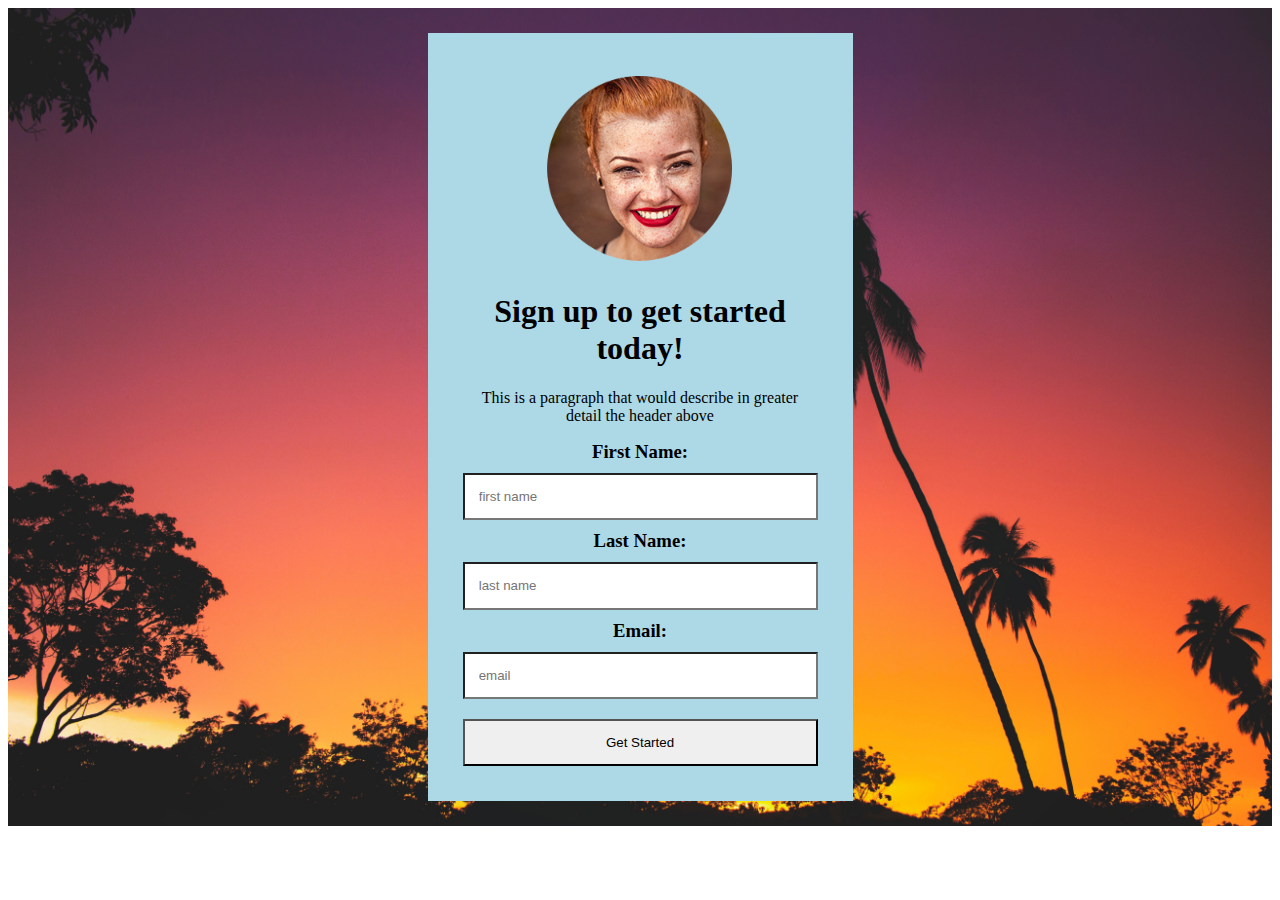
<file: 17/17.3/01_Positioning_Elements/2_block_and_inline_elements/solved/index.html>
<!DOCTYPE html>
<html>
<head>
  <link href="css/index.css" type="text/css" rel="stylesheet">
</head>
<body>
  <section>
    <div class="block_element">
      <img src="images/face.png">
      <h1>Sign up to get started today!</h1>
      <p>This is a paragraph that would describe in greater detail the header above</p>
      <form>
        <h3>First Name:</h3>
        <input type="text" placeholder="first name"></input>
        <h3>Last Name:</h3>
        <input type="text" placeholder="last name"></input>
        <h3>Email:</h3>
        <input type="text" placeholder="email"></input>
        <input class="submit" type="submit" value="Get Started"></input>
      </form>
    </div>
  </section>
</body>
</html>
</file>
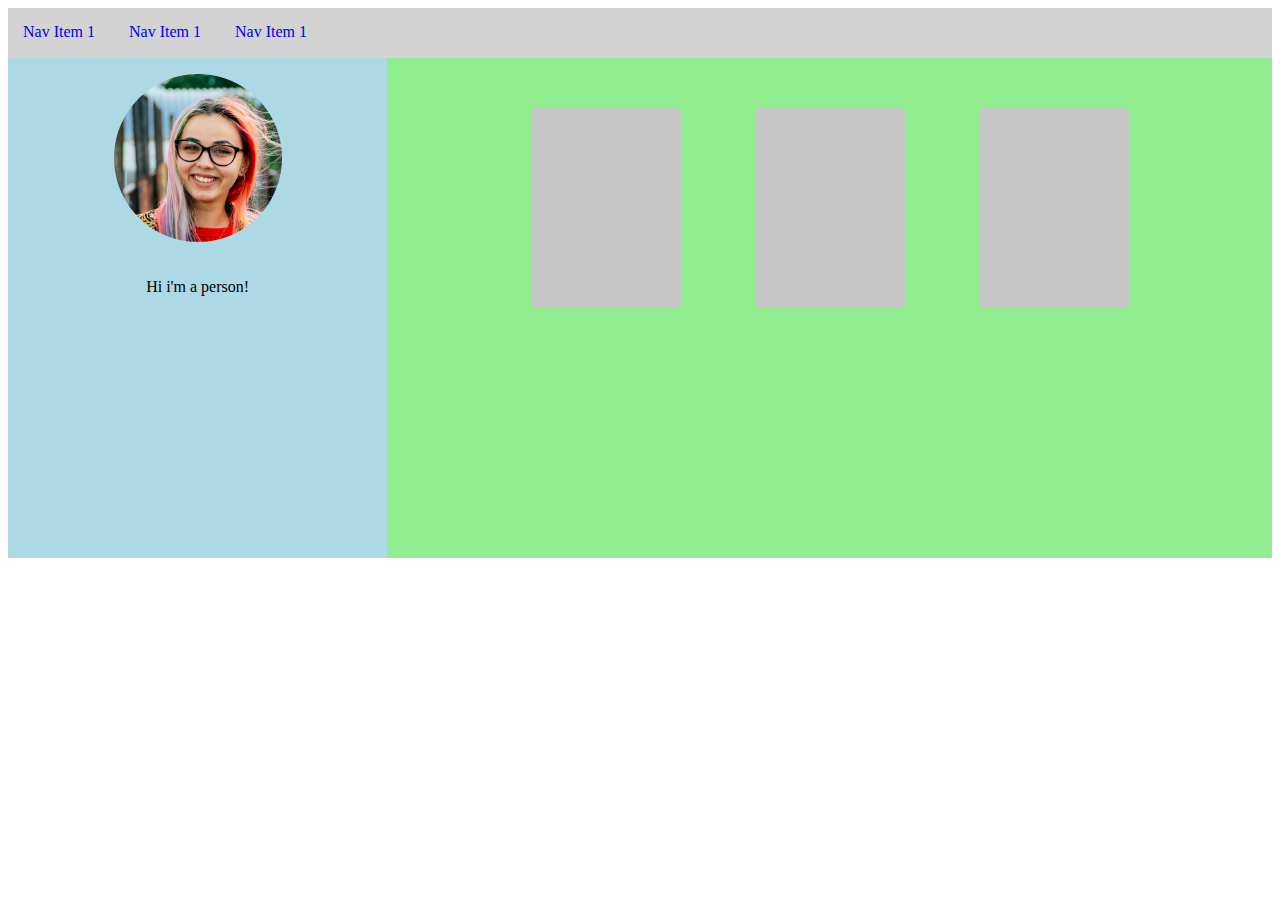
<file: 17/17.3/01_Positioning_Elements/3_inline_block_elements/solved/index.html>
<!DOCTYPE html>
<html>
<head>
  <link href="css/index.css" rel="stylesheet" type="text/css">
</head>

<body>
  <nav>
    <div class="block_element">
      <a href="https://google.com"><div class="inline-block">Nav Item 1</div></a>
      <a href="https://google.com"><div class="inline-block">Nav Item 1</div></a>
      <a href="https://google.com"><div class="inline-block">Nav Item 1</div></a>
    </div>
  </nav>

  <section class="wrapper">
    <div class="left">
      <img src="images/person.png">
      <p>Hi i'm a person!</p>
    </div>
    <div class="right">
      <div class="card">
      </div>
      <div class="card">
      </div>
      <div class="card">
      </div>
    </div>
  </section>
</body>
</html>
</file>
<file: 17/17.2/01_Containers_Structure/solved/css/style.css>
/*  Hi! your going to write styles here in the next couple activities. */
</file>
<file: 17/17.2/02_BoxModel/solved/css/style.css>
/* Header Styles */
.header {
  height: 250px;
  max-height: 500px;
  background-image: url(../images/upsBackground.png);
  background-size: cover;
  background-repeat: no-repeat;
  background-position: bottom;
}
#pageTopic {
   text-align: center;
}
 /* Primary Color */
 .colorContainer {
     display: inline-block;
     margin: 15px;
 }
 .swatch {
    height: 200px;
    width: 170px;
    border: 1px solid black;
}
.hexCode {
    padding: 15px;
    text-align: center;
    border: 1px solid black;
    border-top: none;
    border-bottom-left-radius: 7px;
    border-bottom-right-radius: 7px;
}
/* Typography CSS */
.type_container {
    display: inline-block;
    margin: 20px;
}

/* UI Elements */
.button {
    display: inline-block;
    padding: 15px;
    margin: 15px;
    width: 150px;
    text-align: center;
    color: white;
    outline: 1px solid red;
}
</file>
<file: 17/17.2/02_BoxModel/unsolved/css/style.css>
/* Header Styles */
body {
    font-family: 'Open Sans', sans-serif;
}
.header {
    height: 250px;
    max-height: 500px;
    background-image: url("../images/upsBackground.png");
    background-size: cover;
    background-repeat: no-repeat;
    background-position: bottom;
}
#pageTopic {
    text-align: center;
    font-size: 60 px;
    font-weight: 400;
}
/* Primary Color */
.colorContainer {
    display: inline-block;
    margin: 15px;
}
.darkBlue {
    background-color: #336;
}
.darkGrey {
    background-color: #545454;
}
.lightGrey {
    background-color: #e3e3e3;
}
.white {
    background-color: #ffffff;
}
.lightBlue {
    background-color: #12a0f6;
}
.red {
    background-color: #f84848;
}
.orange {
    background-color: #fc7705;
}
.lightBlue {
    background-color: #12a0f6;
}
.lightGreen {
    background-color: #8abe48;
}
.swatch {
    height: 200px;
    width: 170px;
    border: 1px solid black;
}
.hexCode {
    padding: 15px;
    text-align: center;
    border: 1px solid black;
    border-top: none;
    border-bottom-left-radius: 7px;
    border-bottom-right-radius: 7px;
}
/* Typography CSS */
h1 {
    font-size: 50px;
    font-weight: 900;
}
h2 {
    font-size: 42px;
    font-weight: 700;
}
h3 {
    font-size: 34px;
    font-weight: 700;
}
h4 {
    font-size: 26px;
}
.button {
    font-size: 14px;
}
.type_container {
    display: inline-block;
    margin: 20px;
}
.large {
    font-size: 66px;
    margin-bottom: 15px;
    margin-top: 0;
}
.light {
    font-weight: 100;
}
.regular {
    font-weight: 500;
}
.bold {
    font-weight: 700;
}
/* UI Elements */
.button {
    display: inline-block;
    padding: 15px;
    margin: 15px;
    width: 150px;
    text-align: center;
    color: white;
    outline: 1px solid red;
}
.primary {
    background-color: #2b459a;
}
.success {
    background-color: #8abe48;
}
.danger {
    background-color: #f84848;
}
.warning {
    background-color: #fc7705;
}
.info {
    background-color: #0099fa;
}
.primaryActive {
    background-color: #3a66b7;
}
.successActive {
    background-color: #668c35;
}
.dangerActive {
    background-color: #ad4848;
}
.warningActive {
    background-color: #ba7a43;
}
.infoActive {
    background-color: #4386ba;
}
.sectionHead {
    border-bottom: 8px solid #DDDDDD;
}
</file>
<file: 17/17.3/02_Positioning_Relative_Absolute/solved/css/index.css>
body {
  height: 5000px;
}
.left {
  width: 50%;
  background-color: purple;
}
.right {
  width: 50%;
  background-color: green;
}
.relative {
  background-color: lightblue;
  height: 250px;
  padding: 30px;
  margin: 10px;
  display: flex;
  position: relative;
}
.absolute {
  height: 50px;
  width: 50px;
  background-color: red;
  position: absolute;
  top: 0;
  left: 0;
}
.fixed {
  height: 200px;
  width: 200px;
  background-color: green;
  position: fixed;
  bottom: 0;
  right: 0;
}
</file>
<file: 17/17.3/02_Positioning_Relative_Absolute/unsolved/css/index.css>
body {
  height: 5000px;
}
.left {
  width: 50%;
  background-color: purple;
}
.right {
  width: 50%;
  background-color: green;
}
.relative {
  background-color: lightblue;
  height: 250px;
  padding: 30px;
  margin: 10px;
  display: flex;
  position: relative;
}
.absolute {
  height: 150px;
  width: 150px;
  background-color: red;
  color: white;
  position: absolute;
  top: 0;
  left: 0;

}
.fixed {
  height: 200px;
  width: 200px;
  background-color: green;
  position: fixed;
  bottom: 0;
  right: 0;

}
</file>
<file: 17/17.3/01_Positioning_Elements/1_floats/solved/css/index.css>
h1 {
 font-family: helvetica, arial, sans-serif;
}
.separator {
  width: 750px;
}
.left {
  float: left;
  padding-right: 15px;
}
.right {
  float: right;
  padding-left: 15px;
}
</file>
<file: 17/17.3/01_Positioning_Elements/1_floats/unsolved/css/index.css>
h1 {
 font-family: helvetica, arial, sans-serif;
}
/* Write your selector for .left below */
img.left {
   float: left;
   padding-right: 15px; 
}
/* Write your selector for .right below */
img.right {
    float: right;
    padding-left: 15px;
}
/* Write your selector for .separator below */
.seperator {
    width: 750px;
}
</file>
<file: 17/17.3/01_Positioning_Elements/2_block_and_inline_elements/solved/css/index.css>
.block_element {
  width: 355px;
  background-color: lightblue;
  margin-left: auto;
  margin: 0 auto;
  text-align: center;
  padding: 35px;
}

section {
  background-color: grey;
  padding: 25px;
  background-image: url("../images/background.jpg");
  background-size: cover;
  background-repeat: no-repeat;
}
img {
  width: 200px;
}
input {
  display: block;
  width: 100%;
  padding: 4%;
  -webkit-appearance: none;
  /* max-width: 330px; */
  box-sizing: border-box;
}
h3 {
  margin: 10px 0px;
}
.submit {
  margin-top: 20px;
}
</file>
<file: 17/17.3/01_Positioning_Elements/3_inline_block_elements/solved/css/index.css>
nav {
  height: 50px;
  background-color: lightgrey;
}
.inline-block {
  padding: 15px;
  display: inline-block;
}
.left {
  float: left;
  height: 500px;
  background-color: lightblue;
  width: 30%;
  text-align: center;
}
.right {
  float: left;
  background-color: lightgreen;
  height: 500px;
  width: 70%;
  text-align: center;
}

.card {
  display: inline-block;
  background-color: #C6C6C6;
  border-radius: 5px;
  height: 200px;
  width: 150px;
  margin: 35px;
  margin-top: 50px;
}
</file>
